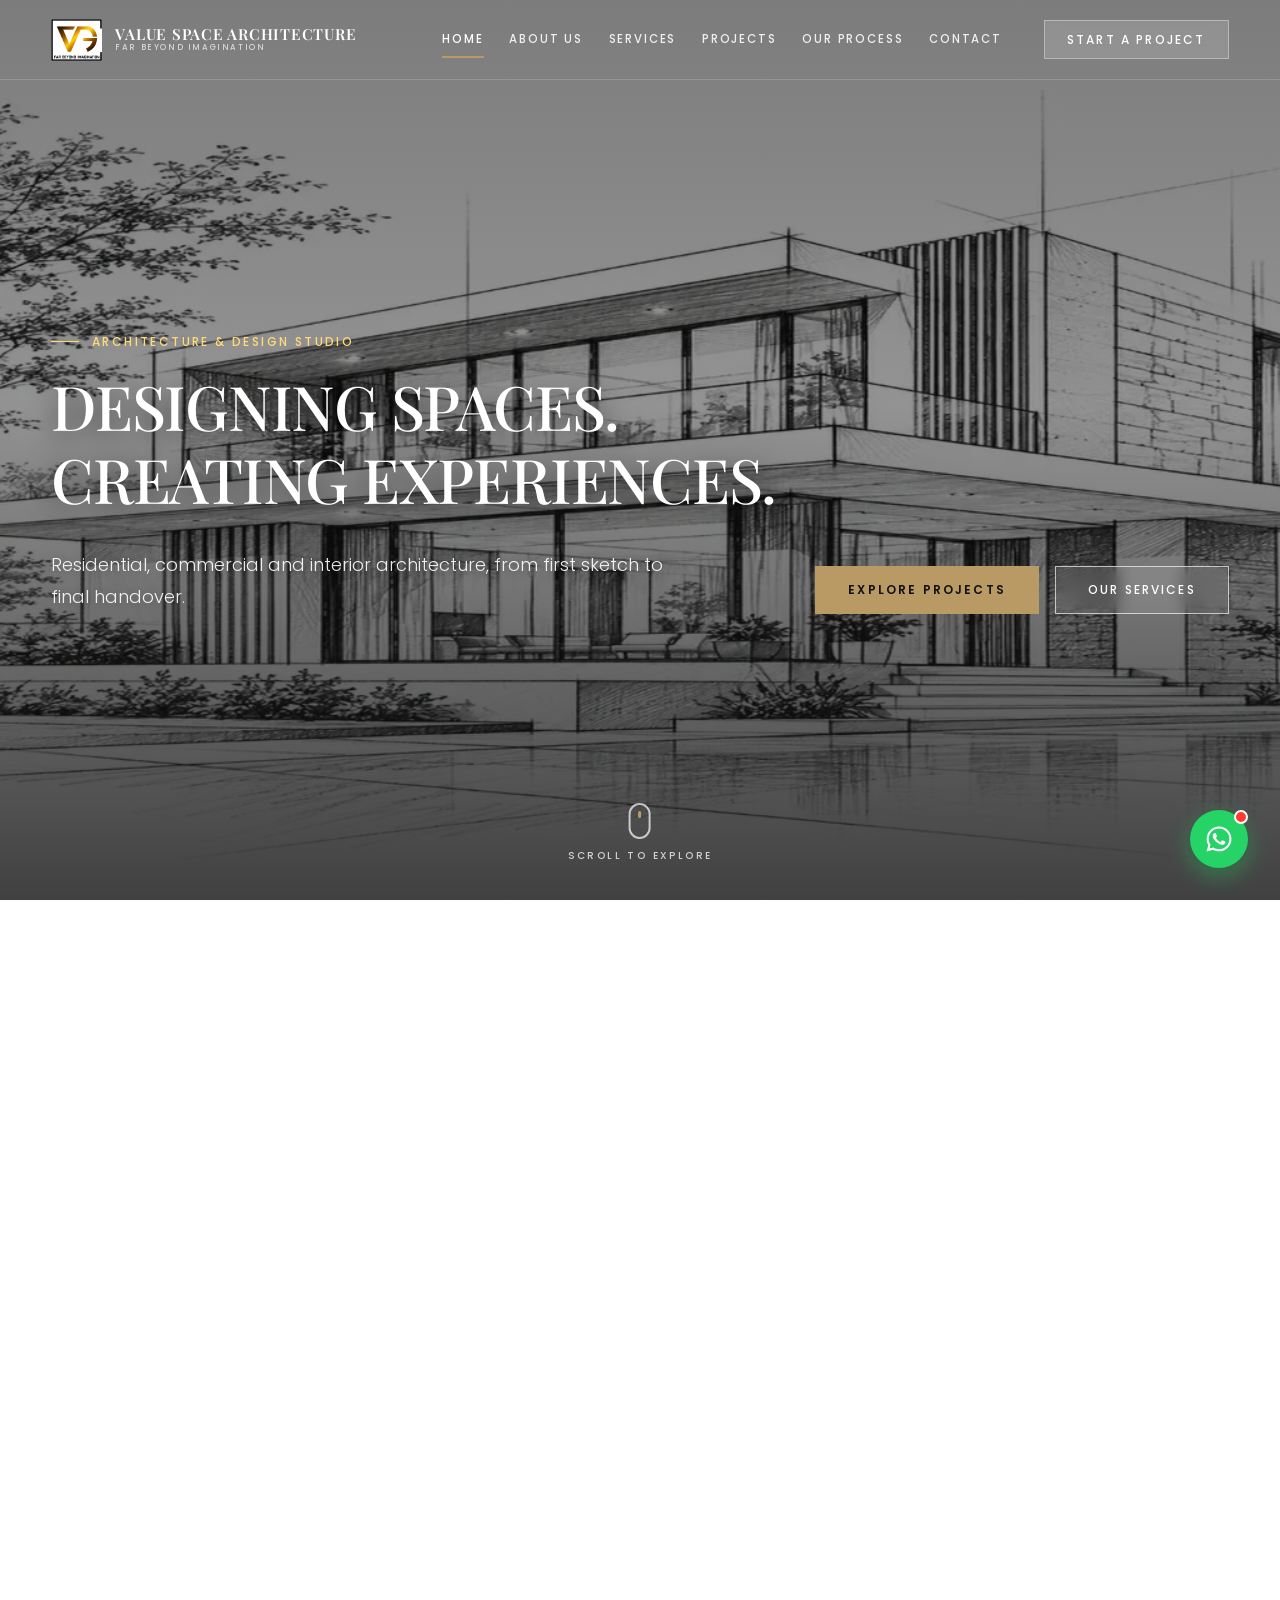
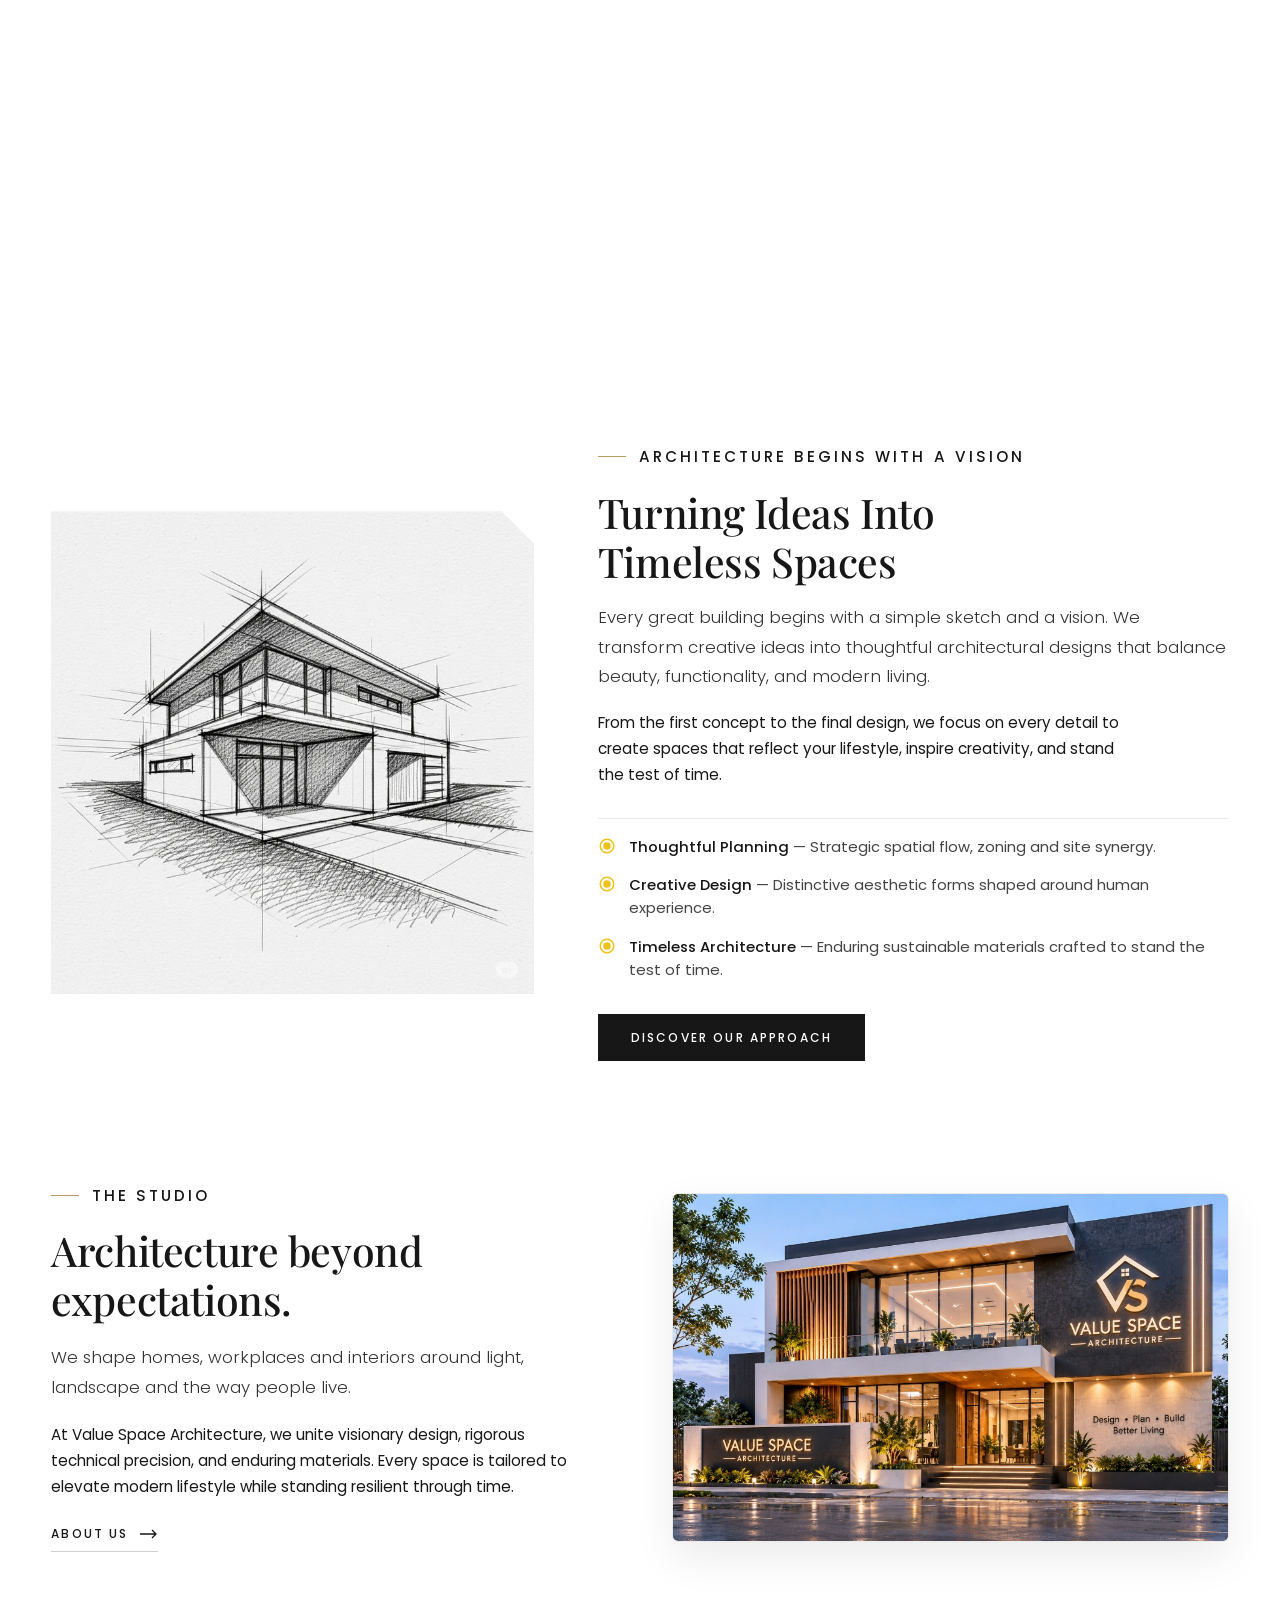
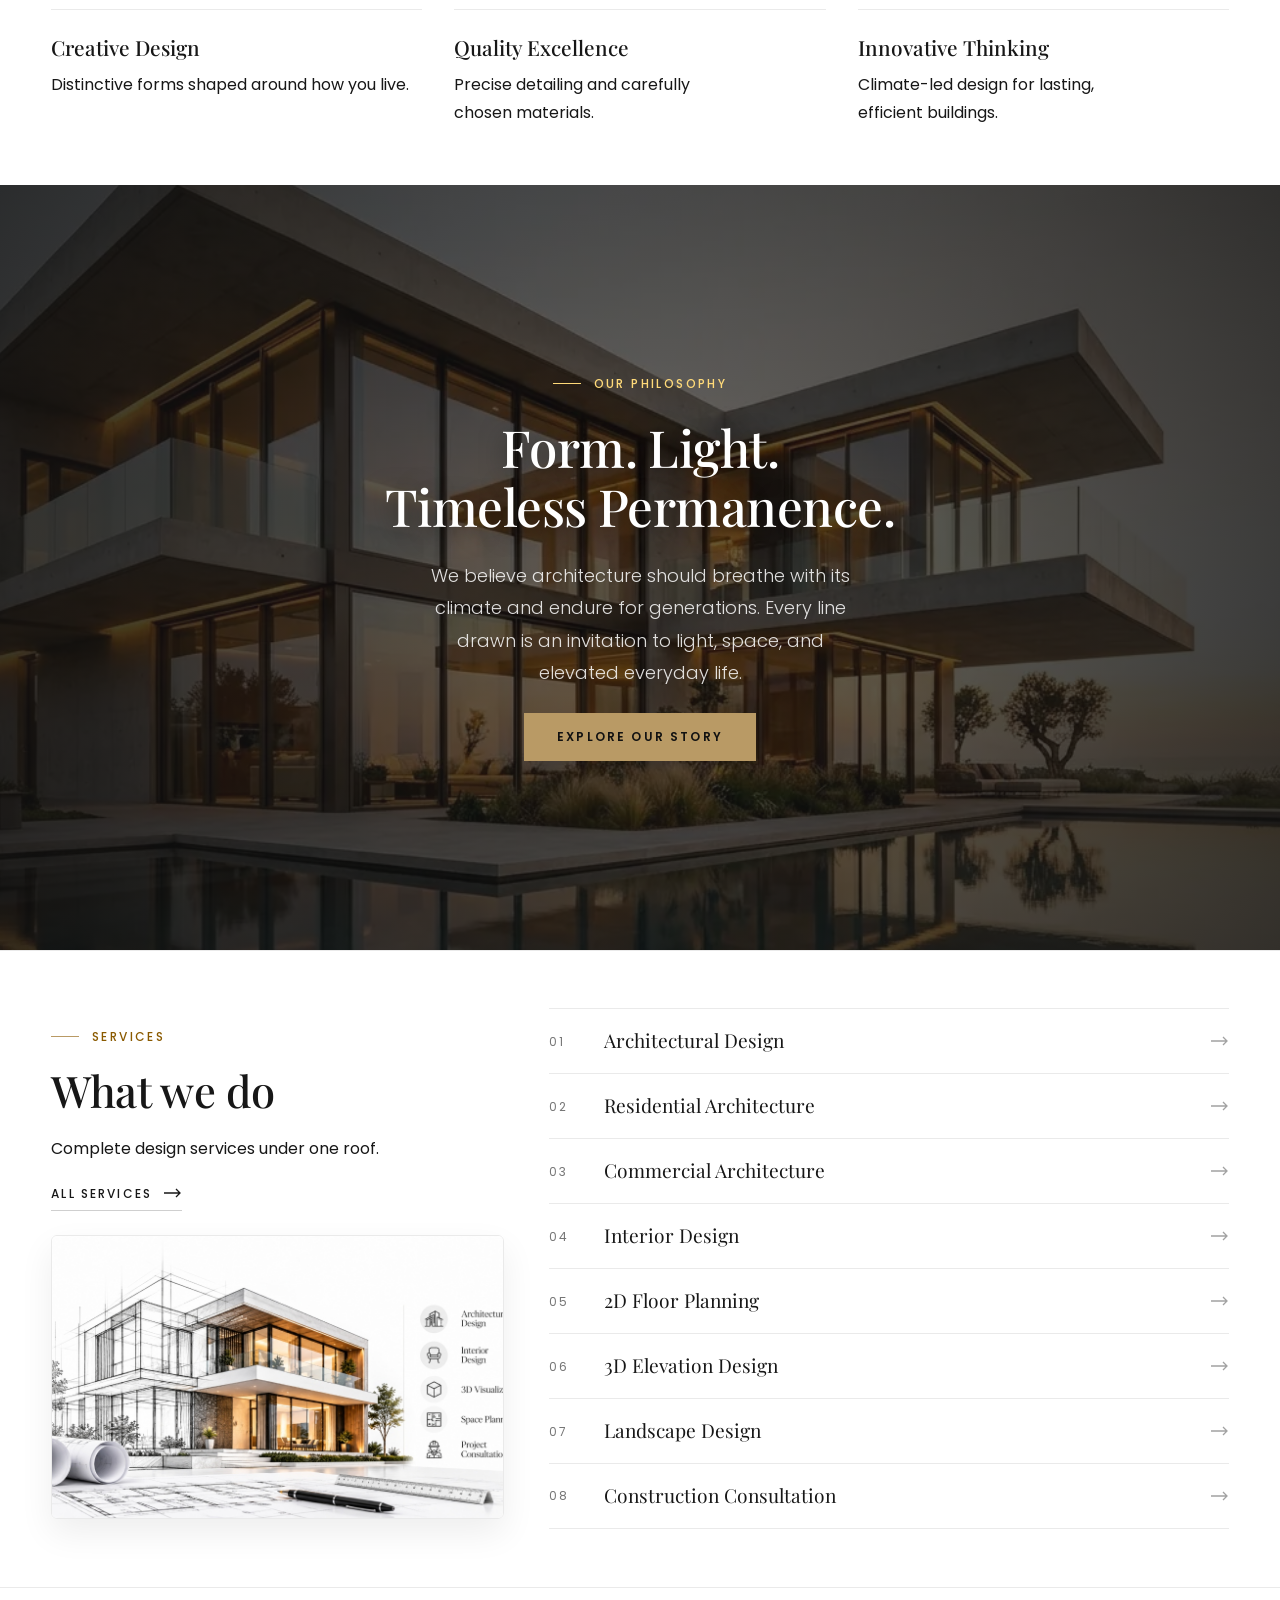
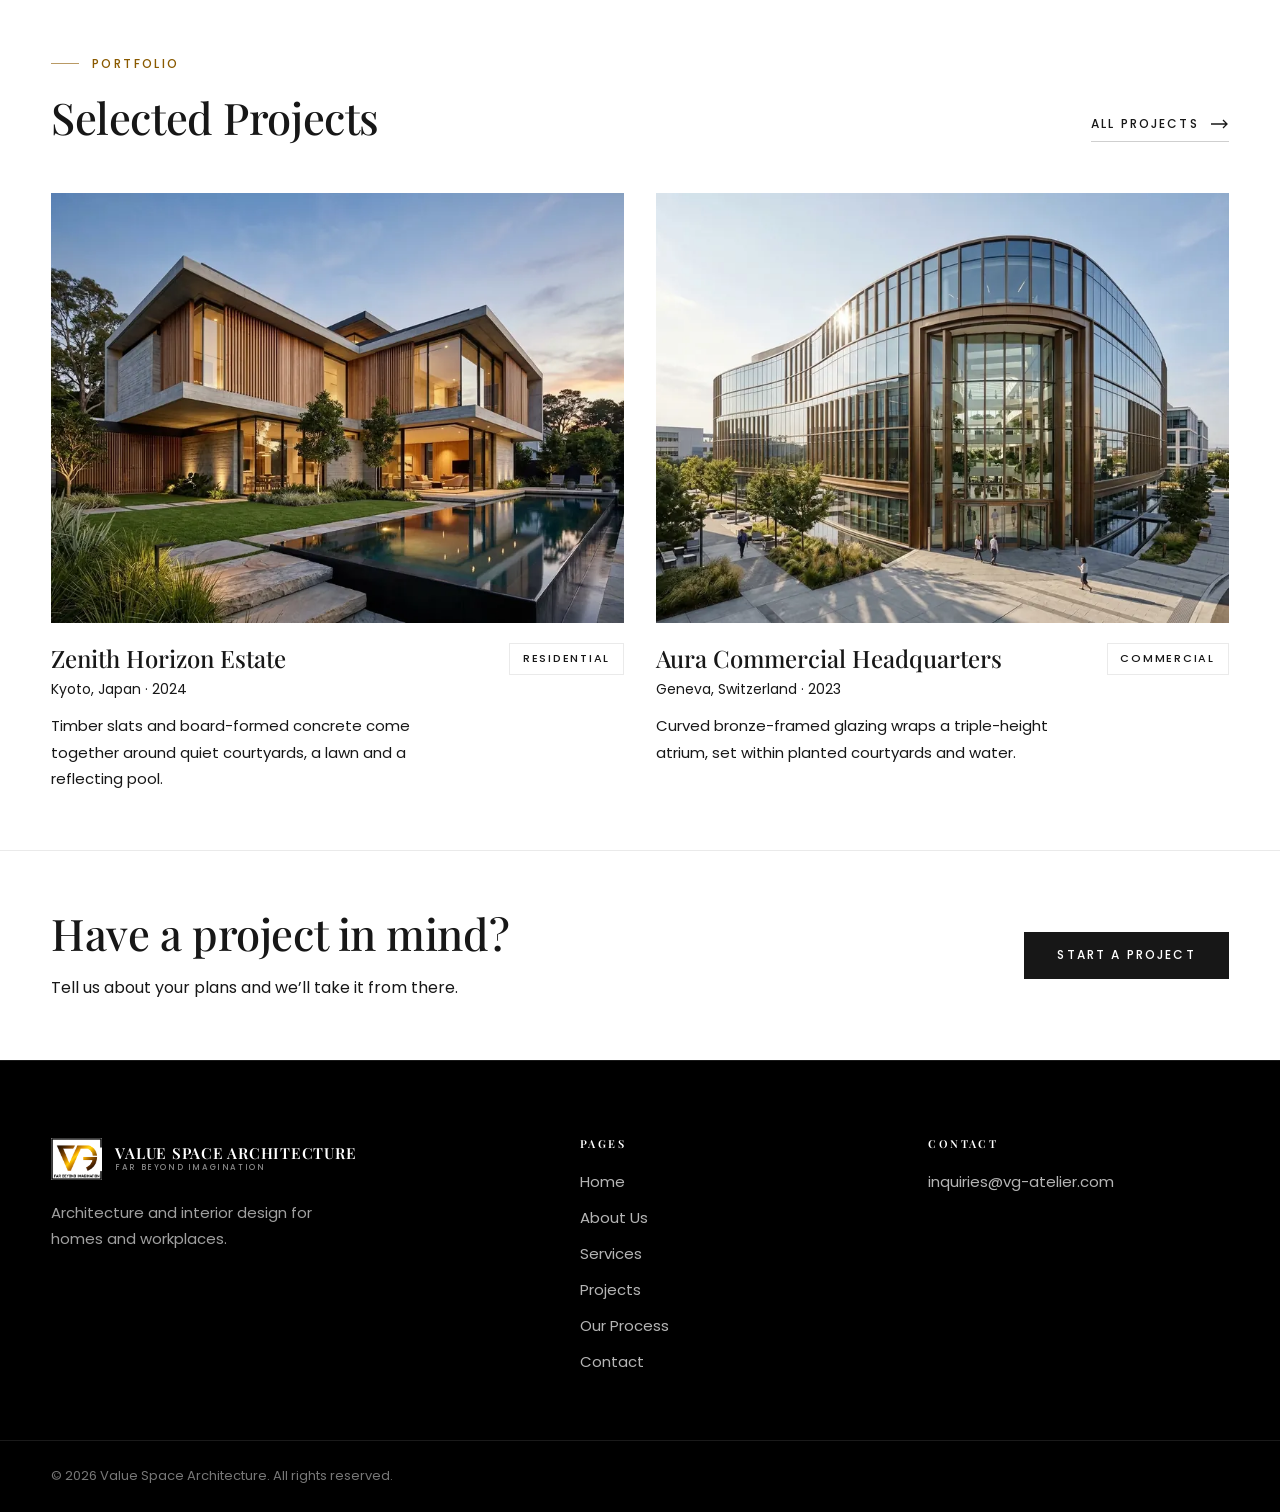
<file: index.html>
<!DOCTYPE html>
<html lang="en">
<head>
<meta charset="utf-8">
<meta name="viewport" content="width=device-width, initial-scale=1">
<title>Value Space Architecture — Far Beyond Imagination</title>
<meta name="description" content="Value Space Architecture designs homes, workplaces and interiors. Residential, commercial and interior architecture from first sketch to handover.">
<meta name="theme-color" content="#ffffff">
<link rel="icon" type="image/png" href="images/favicon.png">
<link rel="preconnect" href="https://fonts.googleapis.com">
<link rel="preconnect" href="https://fonts.gstatic.com" crossorigin>
<link href="https://fonts.googleapis.com/css2?family=Playfair+Display:wght@400;500;600&family=Poppins:wght@300;400;500&display=swap" rel="stylesheet">
<link rel="stylesheet" href="css/style.css">
<link rel="stylesheet" href="css/responsive.css">
<script src="js/lenis.min.js"></script>
<script src="js/gsap.min.js"></script>
<script src="js/ScrollTrigger.min.js"></script>
<script src="js/main.js" defer></script>
<script src="js/projects.js" defer></script>
<script src="js/motion.js" defer></script>
</head>
<body class="home-page">

<header class="site-header" data-site-header></header>

<main id="main">

<!-- SECTION 01: HERO – Frame-by-Frame Scroll & Cinematic Reveal -->
<section class="hero hero--bg hero-frame-section">
  <div class="hero-canvas-container">
    <canvas id="heroFrameCanvas" aria-label="Cinematic 3D architectural sequence zoom"></canvas>
    <div class="hero__overlay"></div>
  </div>
  <div class="container hero__content hero-frame-content">
    <div class="hero__text">
      <p class="eyebrow eyebrow--light">Architecture &amp; Design Studio</p>
      <h1 class="hero-animated-title">
        <span class="hero-title-line">DESIGNING SPACES.</span>
        <span class="hero-title-line">CREATING EXPERIENCES.</span>
      </h1>
      <div class="hero__row">
        <p class="lead">Residential, commercial and interior architecture, from first sketch to final handover.</p>
        <div class="hero__actions">
          <a class="btn btn--hero" href="projects.html">Explore Projects</a>
          <a class="btn btn--outline-light" href="services.html">Our Services</a>
        </div>
      </div>
    </div>
  </div>
  <div class="scroll-indicator" aria-hidden="true">
    <span class="scroll-indicator__mouse">
      <span class="scroll-indicator__wheel"></span>
    </span>
    <span class="scroll-indicator__label">Scroll to Explore</span>
  </div>
</section>

<!-- SECTION 02: ABOUT US / VISION & APPROACH – Image Left / Text Right -->
<section class="section section--vision">
  <div class="container vision-split" data-reveal>
    <div class="vision-media">
      <div class="vision-card">
        <img src="images/sketch-vision.jpg" width="700" height="700" loading="lazy"
             alt="Architectural hand-drawn perspective sketch of modern villa">
      </div>
    </div>
    <div class="vision-content">
      <p class="eyebrow">Architecture Begins With a Vision</p>
      <h2>Turning Ideas Into Timeless Spaces</h2>
      <p class="lead">Every great building begins with a simple sketch and a vision. We transform creative ideas into thoughtful architectural designs that balance beauty, functionality, and modern living.</p>
      <p>From the first concept to the final design, we focus on every detail to create spaces that reflect your lifestyle, inspire creativity, and stand the test of time.</p>
      
      <div class="vision-approach">
        <ul class="vision-list">
          <li>
            <span class="vision-icon">
              <svg viewBox="0 0 24 24" width="18" height="18" fill="none" stroke="currentColor" stroke-width="2"><circle cx="12" cy="12" r="9"/><circle cx="12" cy="12" r="4" fill="currentColor"/></svg>
            </span>
            <span><strong>Thoughtful Planning</strong> — Strategic spatial flow, zoning and site synergy.</span>
          </li>
          <li>
            <span class="vision-icon">
              <svg viewBox="0 0 24 24" width="18" height="18" fill="none" stroke="currentColor" stroke-width="2"><circle cx="12" cy="12" r="9"/><circle cx="12" cy="12" r="4" fill="currentColor"/></svg>
            </span>
            <span><strong>Creative Design</strong> — Distinctive aesthetic forms shaped around human experience.</span>
          </li>
          <li>
            <span class="vision-icon">
              <svg viewBox="0 0 24 24" width="18" height="18" fill="none" stroke="currentColor" stroke-width="2"><circle cx="12" cy="12" r="9"/><circle cx="12" cy="12" r="4" fill="currentColor"/></svg>
            </span>
            <span><strong>Timeless Architecture</strong> — Enduring sustainable materials crafted to stand the test of time.</span>
          </li>
        </ul>
      </div>

      <div class="vision-actions">
        <a class="btn" href="process.html">Discover Our Approach</a>
      </div>
    </div>
  </div>
</section>

<!-- SECTION 03: THE STUDIO – Text Left / Image Right -->
<section class="section section--studio">
  <div class="container">
    <div class="studio-split" data-reveal>
      <div class="studio-content stack">
        <p class="eyebrow">The Studio</p>
        <h2>Architecture beyond expectations.</h2>
        <p class="lead">We shape homes, workplaces and interiors around light, landscape and the way people live.</p>
        <p>At Value Space Architecture, we unite visionary design, rigorous technical precision, and enduring materials. Every space is tailored to elevate modern lifestyle while standing resilient through time.</p>
        <div>
          <a class="link-arrow" href="about.html">About Us</a>
        </div>
      </div>
      <div class="studio-media">
        <img src="images/value-space-studio.jpg" width="1376" height="768" loading="lazy"
             alt="Value Space Architecture studio building — Design, Plan, Build for Better Living">
      </div>
    </div>

    <div class="pillars" data-reveal>
      <div class="pillar"><h3>Creative Design</h3><p>Distinctive forms shaped around how you live.</p></div>
      <div class="pillar"><h3>Quality Excellence</h3><p>Precise detailing and carefully chosen materials.</p></div>
      <div class="pillar"><h3>Innovative Thinking</h3><p>Climate-led design for lasting, efficient buildings.</p></div>
    </div>
  </div>
</section>

<!-- SECTION 04: OUR PHILOSOPHY – Full-Screen Parallax Statement -->
<section class="section--philosophy">
  <div class="philosophy-bg-wrap">
    <img class="philosophy-bg" src="images/solstice.webp" width="1920" height="1080" loading="lazy" alt="Atmospheric cantilevered villa at dusk">
    <div class="philosophy-overlay"></div>
  </div>
  <div class="container philosophy-content">
    <p class="eyebrow eyebrow--light">Our Philosophy</p>
    <h2>Form. Light. Timeless Permanence.</h2>
    <p class="lead">We believe architecture should breathe with its climate and endure for generations. Every line drawn is an invitation to light, space, and elevated everyday life.</p>
    <a class="btn btn--hero" href="about.html">Explore Our Story</a>
  </div>
</section>

<!-- SECTION 05: OUR SERVICES – Image Slide & Staggered List -->
<section class="section section--top-rule section--services-home">
  <div class="container split split--wide-left">
    <div class="stack" data-reveal>
      <p class="eyebrow">Services</p>
      <h2>What we do</h2>
      <p>Complete design services under one roof.</p>
      <a class="link-arrow" href="services.html">All Services</a>
      <div class="home-services-media">
        <img src="images/what-we-do-services.jpg" width="800" height="500" loading="lazy"
             alt="Architectural sketch to 3D render hybrid showing comprehensive architectural services">
      </div>
    </div>
    <ul class="row-list" data-reveal>
        <li><a class="row-link" href="services.html#architectural-design"><span class="num">01</span><span class="name">Architectural Design</span></a></li>
        <li><a class="row-link" href="services.html#residential-architecture"><span class="num">02</span><span class="name">Residential Architecture</span></a></li>
        <li><a class="row-link" href="services.html#commercial-architecture"><span class="num">03</span><span class="name">Commercial Architecture</span></a></li>
        <li><a class="row-link" href="services.html#interior-design"><span class="num">04</span><span class="name">Interior Design</span></a></li>
        <li><a class="row-link" href="services.html#floor-planning"><span class="num">05</span><span class="name">2D Floor Planning</span></a></li>
        <li><a class="row-link" href="services.html#elevation-design"><span class="num">06</span><span class="name">3D Elevation Design</span></a></li>
        <li><a class="row-link" href="services.html#landscape-design"><span class="num">07</span><span class="name">Landscape Design</span></a></li>
        <li><a class="row-link" href="services.html#construction-consultation"><span class="num">08</span><span class="name">Construction Consultation</span></a></li>
    </ul>
  </div>
</section>

<!-- SECTION 06: FEATURED PROJECTS – Portfolio Grid -->
<section class="section section--top-rule section--projects-home">
  <div class="container">
    <div class="section-head">
      <div class="stack"><p class="eyebrow">Portfolio</p><h2>Selected Projects</h2></div>
      <a class="link-arrow" href="projects.html">All Projects</a>
    </div>
    <div class="projects-grid" data-projects="featured"></div>
  </div>
</section>

<section data-site-cta></section>
</main>

<footer class="site-footer" data-site-footer></footer>

</body>
</html>
</file>
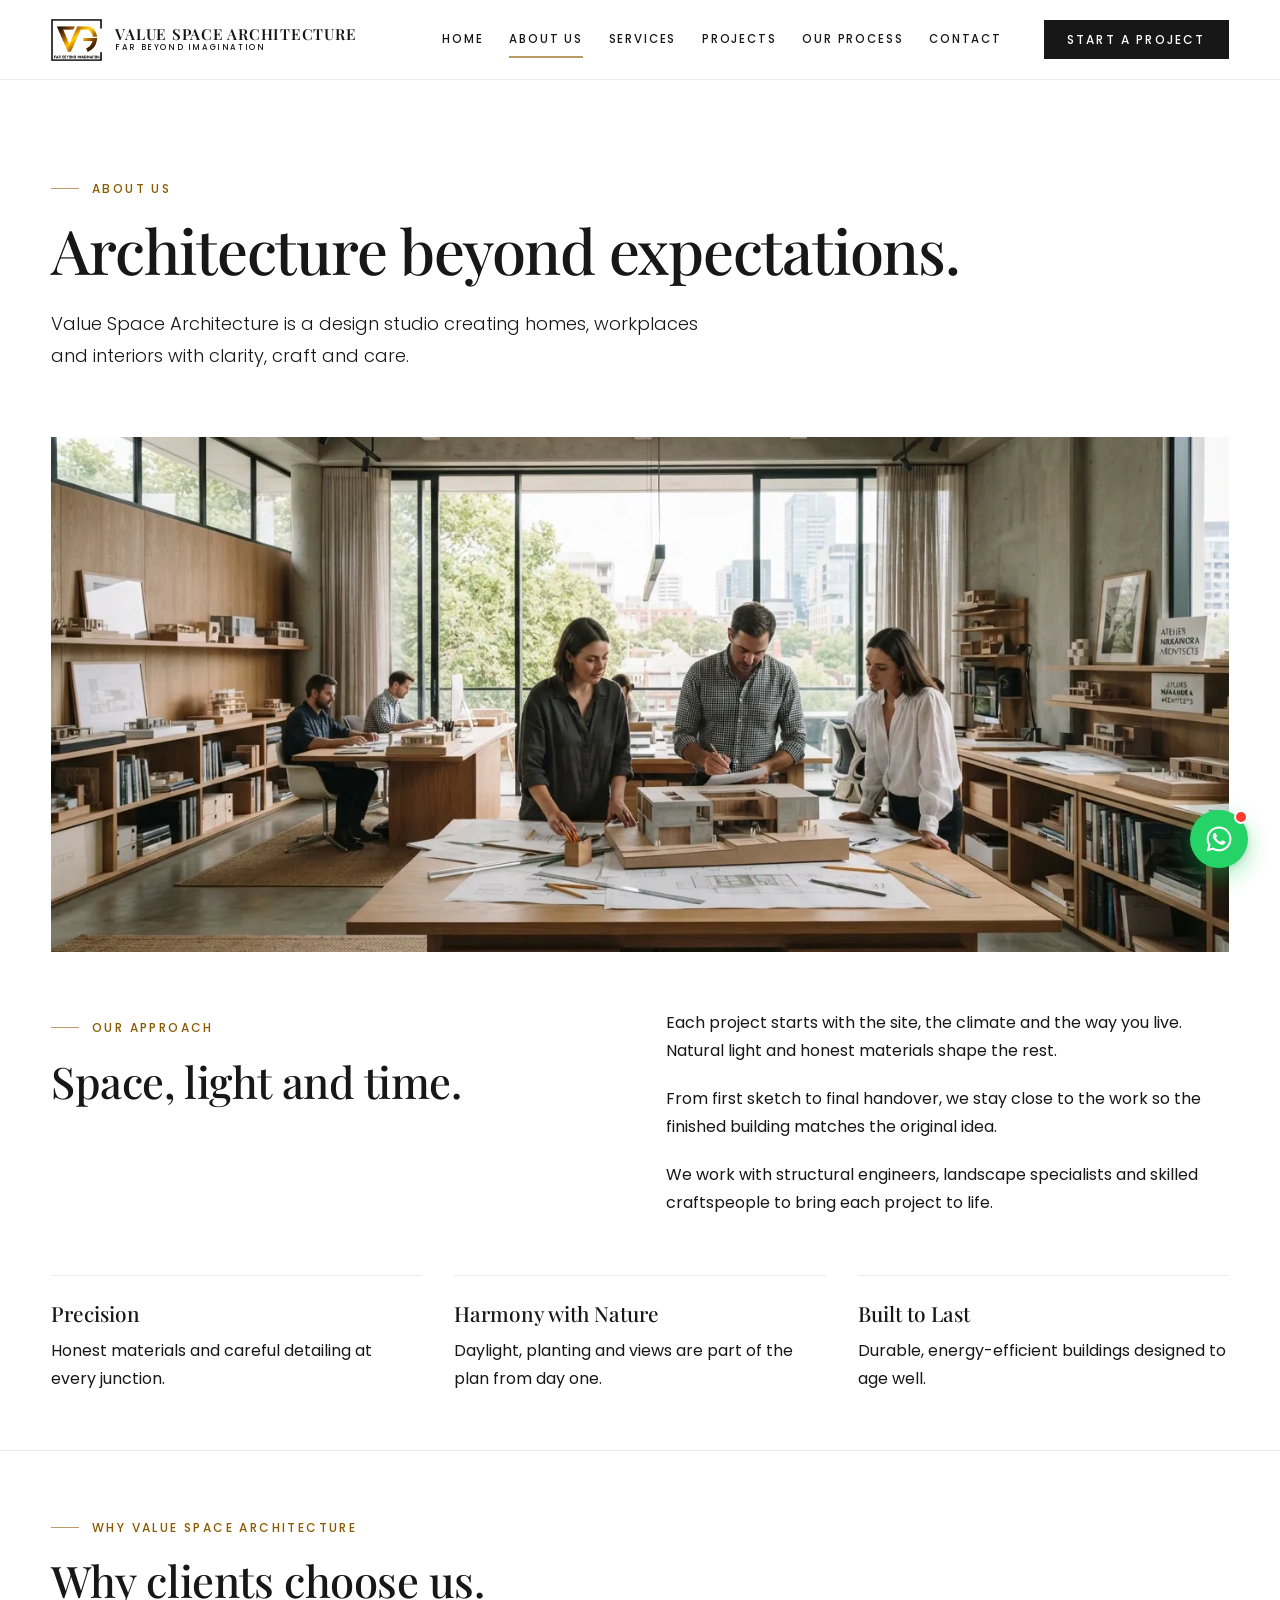
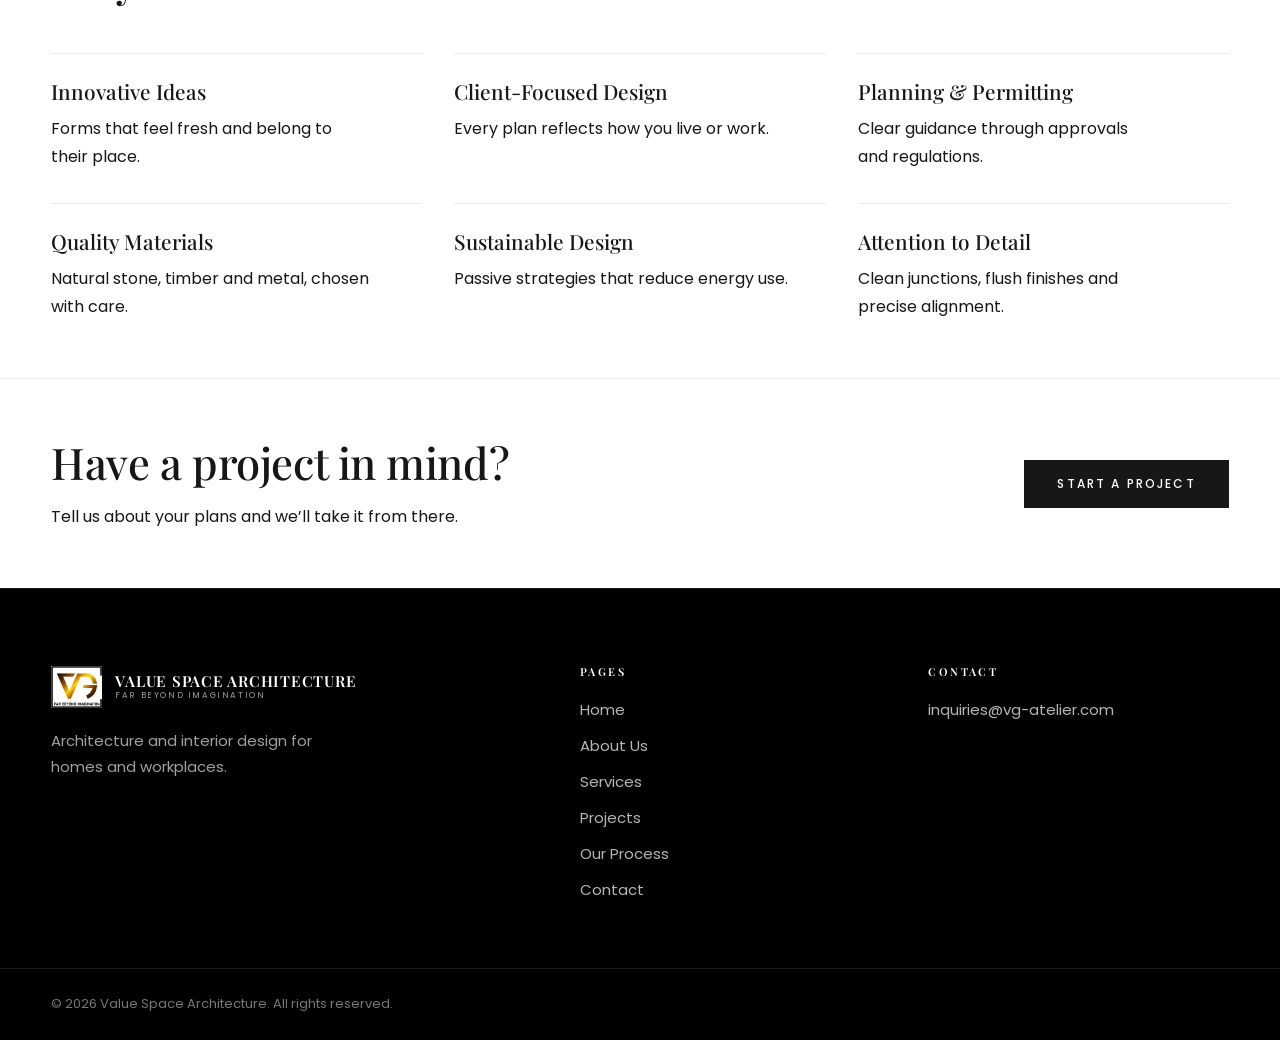
<file: about.html>
<!DOCTYPE html>
<html lang="en">
<head>
<meta charset="utf-8">
<meta name="viewport" content="width=device-width, initial-scale=1">
<title>About Us — Value Space Architecture</title>
<meta name="description" content="Value Space Architecture is a design studio creating homes, workplaces and interiors with clarity, craft and care.">
<meta name="theme-color" content="#ffffff">
<link rel="icon" type="image/png" href="images/favicon.png">
<link rel="preconnect" href="https://fonts.googleapis.com">
<link rel="preconnect" href="https://fonts.gstatic.com" crossorigin>
<link href="https://fonts.googleapis.com/css2?family=Playfair+Display:wght@400;500;600&family=Poppins:wght@300;400;500&display=swap" rel="stylesheet">
<link rel="stylesheet" href="css/style.css">
<link rel="stylesheet" href="css/responsive.css">
<script src="js/main.js" defer></script>
</head>
<body>

<header class="site-header" data-site-header></header>

<main id="main">
<section class="page-hero">
  <div class="container stack">
    <p class="eyebrow">About Us</p>
    <h1>Architecture beyond expectations.</h1>
    <p class="lead">Value Space Architecture is a design studio creating homes, workplaces and interiors with clarity, craft and care.</p>
  </div>
</section>

<div class="container wide-image">
  <img src="images/studio.webp" width="1376" height="768" fetchpriority="high"
       alt="Architects working around a table with a physical model in the VG studio">
</div>

<section class="section">
  <div class="container">
    <div class="split" data-reveal>
      <div class="stack">
        <p class="eyebrow">Our Approach</p>
        <h2>Space, light and time.</h2>
      </div>
      <div class="stack">
        <p>Each project starts with the site, the climate and the way you live. Natural light and honest materials shape the rest.</p>
        <p>From first sketch to final handover, we stay close to the work so the finished building matches the original idea.</p>
        <p>We work with structural engineers, landscape specialists and skilled craftspeople to bring each project to life.</p>
      </div>
    </div>
    <div class="pillars" data-reveal>
      <div class="pillar"><h3>Precision</h3><p>Honest materials and careful detailing at every junction.</p></div>
      <div class="pillar"><h3>Harmony with Nature</h3><p>Daylight, planting and views are part of the plan from day one.</p></div>
      <div class="pillar"><h3>Built to Last</h3><p>Durable, energy-efficient buildings designed to age well.</p></div>
    </div>
  </div>
</section>

<section class="section section--top-rule">
  <div class="container">
    <div class="stack" data-reveal>
      <p class="eyebrow">Why Value Space Architecture</p>
      <h2>Why clients choose us.</h2>
    </div>
    <div class="pillars" data-reveal>
      <div class="pillar"><h3>Innovative Ideas</h3><p>Forms that feel fresh and belong to their place.</p></div>
      <div class="pillar"><h3>Client-Focused Design</h3><p>Every plan reflects how you live or work.</p></div>
      <div class="pillar"><h3>Planning &amp; Permitting</h3><p>Clear guidance through approvals and regulations.</p></div>
      <div class="pillar"><h3>Quality Materials</h3><p>Natural stone, timber and metal, chosen with care.</p></div>
      <div class="pillar"><h3>Sustainable Design</h3><p>Passive strategies that reduce energy use.</p></div>
      <div class="pillar"><h3>Attention to Detail</h3><p>Clean junctions, flush finishes and precise alignment.</p></div>
    </div>
  </div>
</section>

<section data-site-cta></section>
</main>

<footer class="site-footer" data-site-footer></footer>

</body>
</html>
</file>
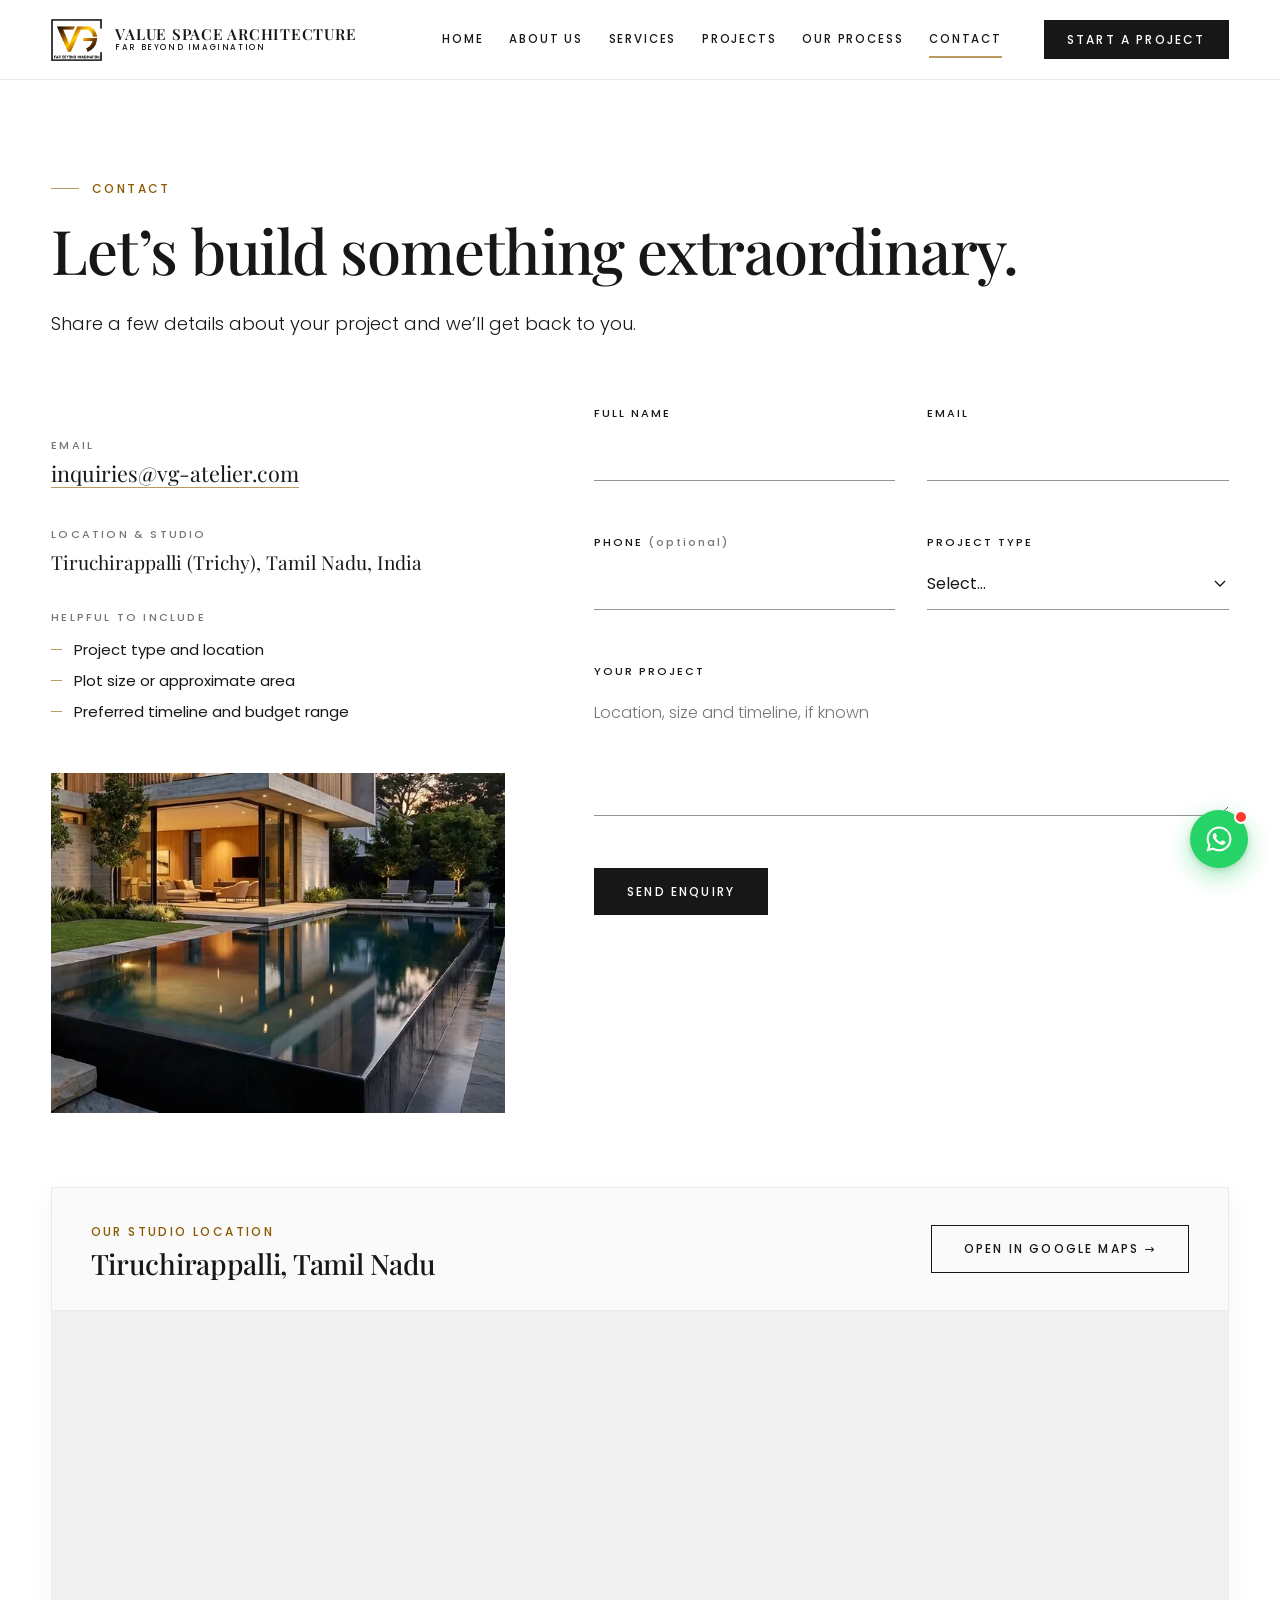
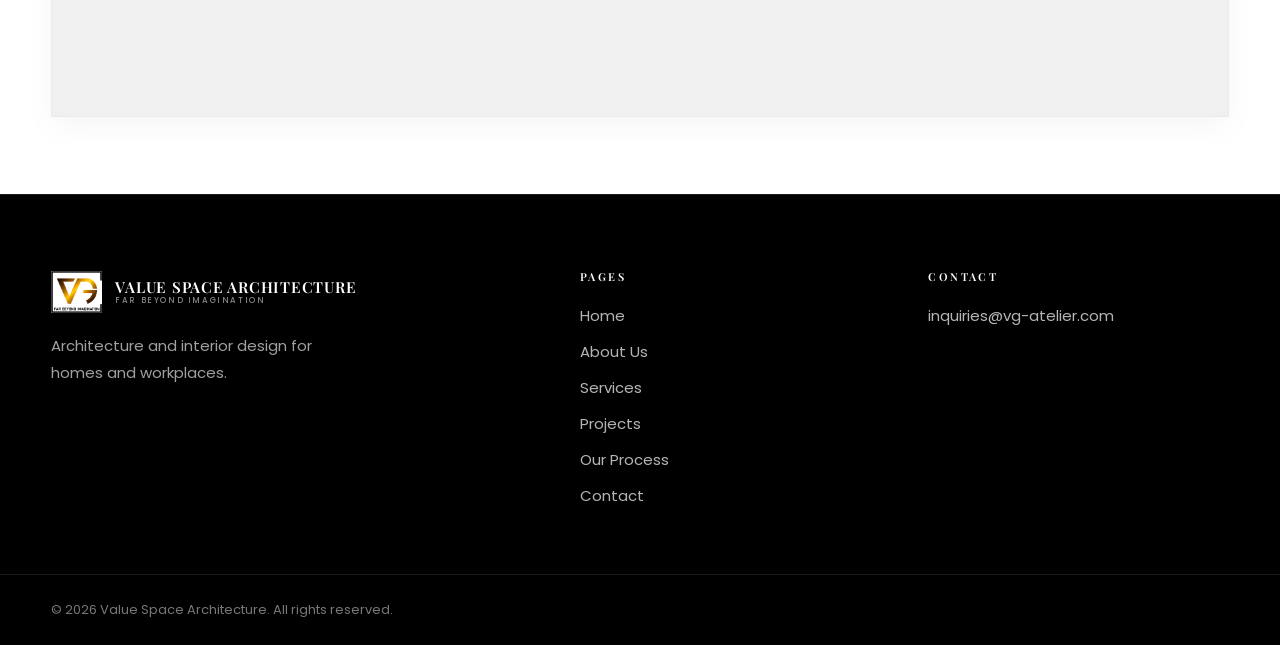
<file: contact.html>
<!DOCTYPE html>
<html lang="en">
<head>
<meta charset="utf-8">
<meta name="viewport" content="width=device-width, initial-scale=1">
<title>Contact — Value Space Architecture</title>
<meta name="description" content="Start a project with Value Space Architecture. Send us a few details about your plans.">
<meta name="theme-color" content="#ffffff">
<link rel="icon" type="image/png" href="images/favicon.png">
<link rel="preconnect" href="https://fonts.googleapis.com">
<link rel="preconnect" href="https://fonts.gstatic.com" crossorigin>
<link href="https://fonts.googleapis.com/css2?family=Playfair+Display:wght@400;500;600&family=Poppins:wght@300;400;500&display=swap" rel="stylesheet">
<link rel="stylesheet" href="css/style.css">
<link rel="stylesheet" href="css/responsive.css">
<script src="js/main.js" defer></script>
</head>
<body>

<header class="site-header" data-site-header></header>

<main id="main">
<section class="page-hero">
  <div class="container stack">
    <p class="eyebrow">Contact</p>
    <h1>Let’s build something extraordinary.</h1>
    <p class="lead">Share a few details about your project and we’ll get back to you.</p>
  </div>
</section>

<section class="section" style="padding-top:0">
  <div class="container contact-grid">
    <div class="contact-info" data-reveal>
      <div class="contact-line">
        <span>Email</span>
        <a href="mailto:inquiries@vg-atelier.com" data-site-email>inquiries@vg-atelier.com</a>
      </div>
      <div class="contact-line">
        <span>Location &amp; Studio</span>
        <p class="contact-location-text">Tiruchirappalli (Trichy), Tamil Nadu, India</p>
      </div>
      <div class="contact-line">
        <span>Helpful to include</span>
        <ul class="ticks">
          <li>Project type and location</li>
          <li>Plot size or approximate area</li>
          <li>Preferred timeline and budget range</li>
        </ul>
      </div>
      <img src="images/zenith-3.webp" width="600" height="450" loading="lazy"
           alt="Reflecting pool and lounge terrace of a modern villa">
    </div>

    <div data-reveal>
      <form class="form" id="contact-form" novalidate>
        <div class="field">
          <label for="name">Full name</label>
          <input id="name" name="name" type="text" autocomplete="name" aria-describedby="name-error">
          <span class="field-error" id="name-error" role="alert"></span>
        </div>
        <div class="field">
          <label for="email">Email</label>
          <input id="email" name="email" type="email" autocomplete="email" aria-describedby="email-error">
          <span class="field-error" id="email-error" role="alert"></span>
        </div>
        <div class="field">
          <label for="phone">Phone <small>(optional)</small></label>
          <input id="phone" name="phone" type="tel" autocomplete="tel" aria-describedby="phone-error">
          <span class="field-error" id="phone-error" role="alert"></span>
        </div>
        <div class="field">
          <label for="type">Project type</label>
          <select id="type" name="type" aria-describedby="type-error">
            <option value="">Select…</option>
            <option>Residential</option>
            <option>Commercial</option>
            <option>Interior</option>
            <option>Other</option>
          </select>
          <span class="field-error" id="type-error" role="alert"></span>
        </div>
        <div class="field field--full">
          <label for="message">Your project</label>
          <textarea id="message" name="message" placeholder="Location, size and timeline, if known" aria-describedby="message-error"></textarea>
          <span class="field-error" id="message-error" role="alert"></span>
        </div>
        <div class="form__actions">
          <button class="btn" type="submit">Send Enquiry</button>
          <span class="form__note" role="status"></span>
        </div>
      </form>

      <div class="form-success" id="form-success" tabindex="-1" hidden>
        <h2>Thank you.</h2>
        <p data-success-text></p>
        <button class="btn btn--outline" type="button" id="form-reset">Send another</button>
      </div>
    </div>
  </div>
</section>

<!-- Studio Location Map -->
<section class="section section--map" style="padding-top: 1rem; padding-bottom: clamp(3rem, 6vw, 5rem);">
  <div class="container">
    <div class="map-card" data-reveal>
      <div class="map-card__header">
        <div>
          <span class="eyebrow" style="margin-bottom: 0.35rem; display: inline-block;">Our Studio Location</span>
          <h2 style="font-size: clamp(1.4rem, 2.2vw, 1.85rem); margin: 0;">Tiruchirappalli, Tamil Nadu</h2>
        </div>
        <a class="btn btn--outline" href="https://www.google.com/maps/search/?api=1&query=Tiruchirappalli+Tamil+Nadu" target="_blank" rel="noopener noreferrer">
          Open in Google Maps &rarr;
        </a>
      </div>
      <div class="map-container">
        <iframe
          src="https://maps.google.com/maps?q=Tiruchirappalli%2C%20Tamil%20Nadu&t=&z=13&ie=UTF8&iwloc=&output=embed"
          width="100%"
          height="450"
          style="border:0;"
          allowfullscreen=""
          loading="lazy"
          referrerpolicy="no-referrer-when-downgrade"
          title="Value Space Architecture Studio Location - Tiruchirappalli">
        </iframe>
      </div>
    </div>
  </div>
</section>
</main>

<footer class="site-footer" data-site-footer></footer>

</body>
</html>
</file>
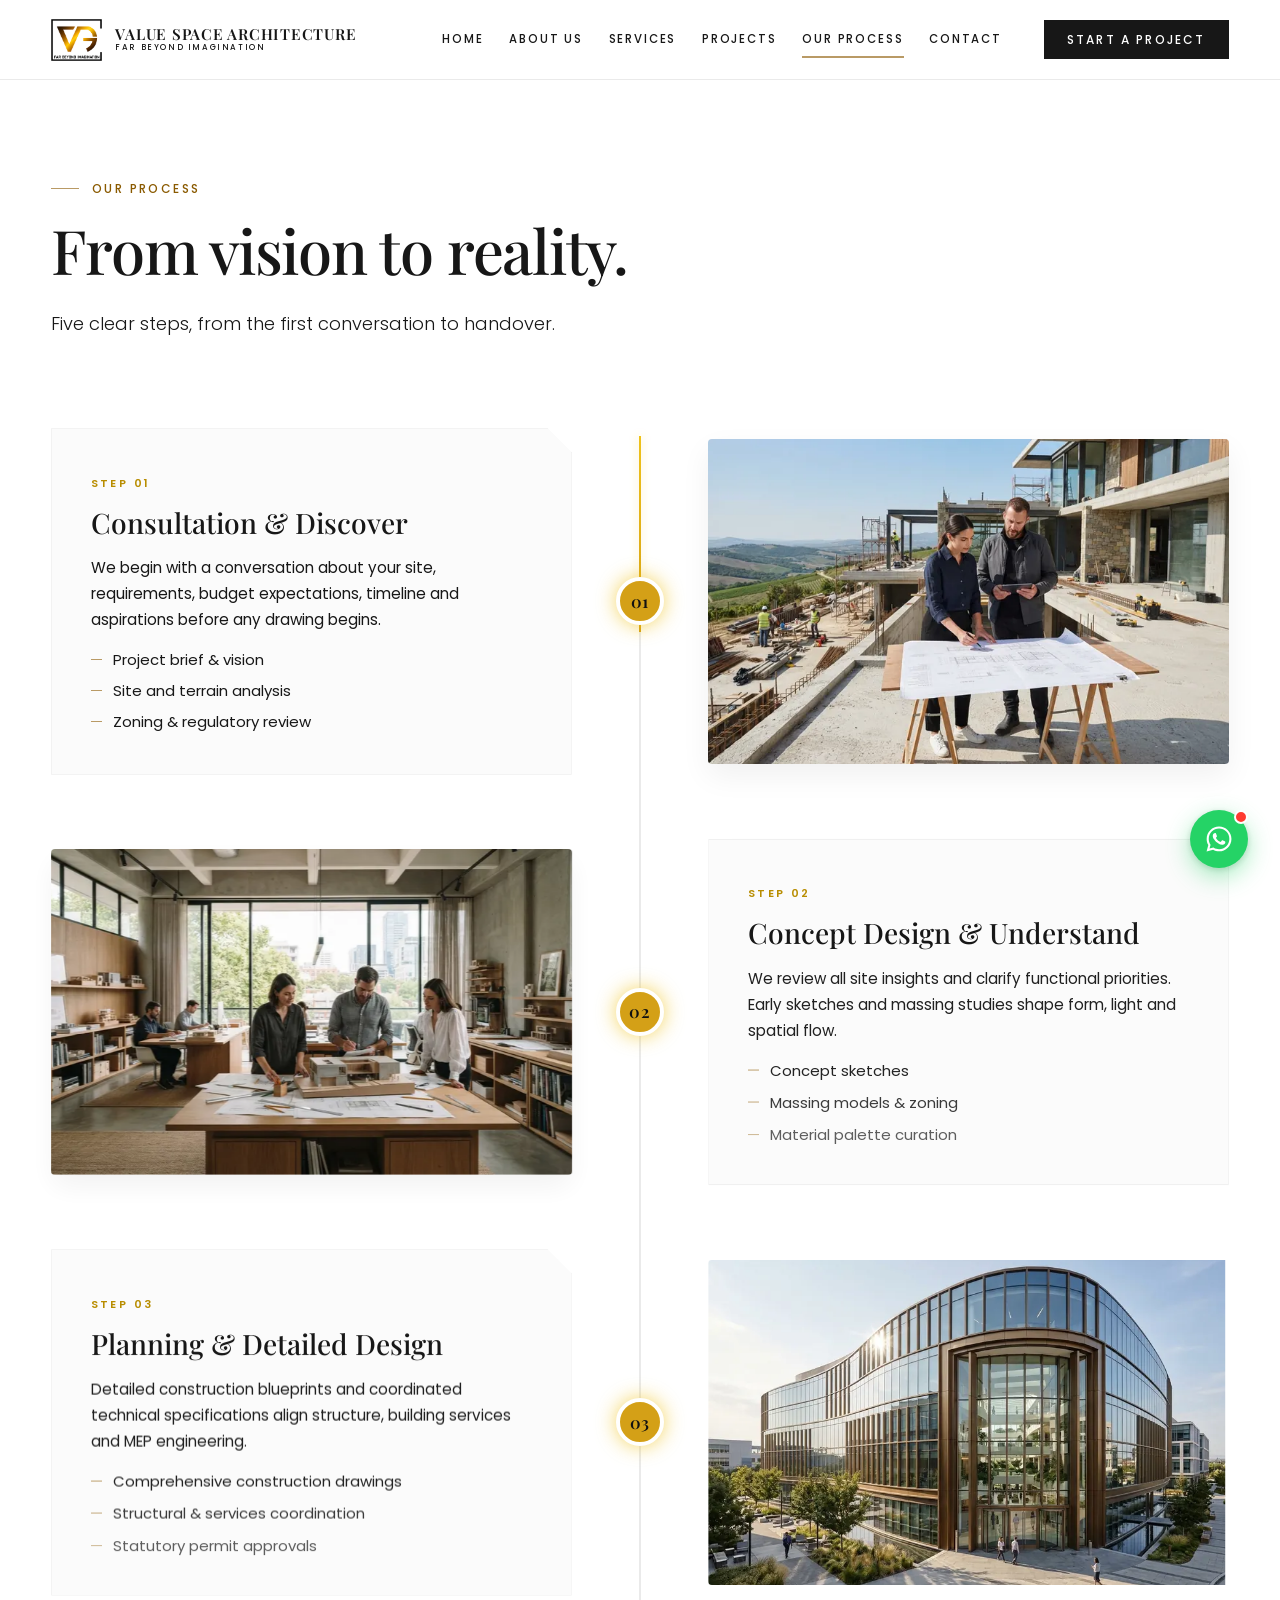
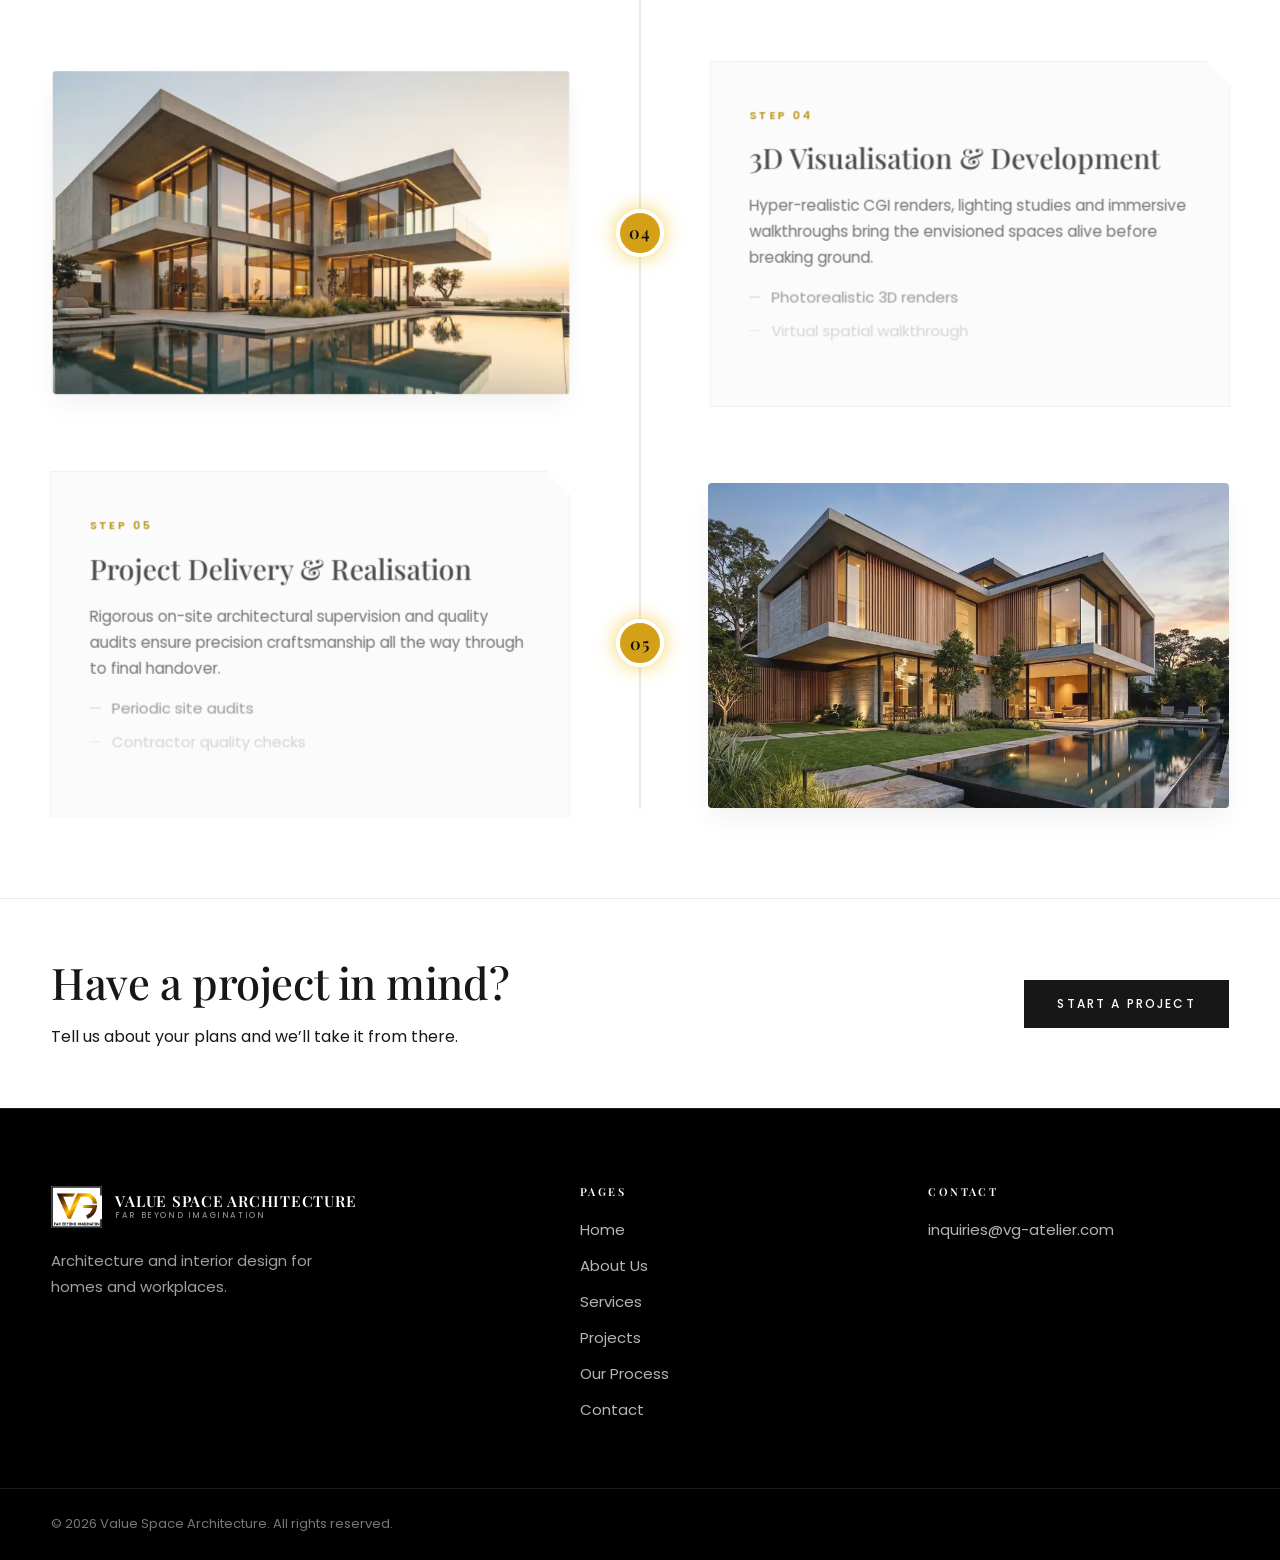
<file: process.html>
<!DOCTYPE html>
<html lang="en">
<head>
<meta charset="utf-8">
<meta name="viewport" content="width=device-width, initial-scale=1">
<title>Our Process — Value Space Architecture</title>
<meta name="description" content="Our five-step process: consultation, concept design, planning, 3D visualisation and project delivery.">
<meta name="theme-color" content="#ffffff">
<link rel="icon" type="image/png" href="images/favicon.png">
<link rel="preconnect" href="https://fonts.googleapis.com">
<link rel="preconnect" href="https://fonts.gstatic.com" crossorigin>
<link href="https://fonts.googleapis.com/css2?family=Playfair+Display:wght@400;500;600&family=Poppins:wght@300;400;500&display=swap" rel="stylesheet">
<link rel="stylesheet" href="css/style.css">
<link rel="stylesheet" href="css/responsive.css">
<script src="js/gsap.min.js"></script>
<script src="js/ScrollTrigger.min.js"></script>
<script src="js/main.js" defer></script>
<script src="js/process-motion.js" defer></script>
</head>
<body>

<header class="site-header" data-site-header></header>

<main id="main">
<section class="page-hero">
  <div class="container stack">
    <p class="eyebrow">Our Process</p>
    <h1>From vision to reality.</h1>
    <p class="lead">Five clear steps, from the first conversation to handover.</p>
  </div>
</section>

<section class="section" style="padding-top:0">
  <div class="container">
    <div class="process-timeline" data-reveal>
      <!-- Step 01 -->
      <div class="timeline-row timeline-row--left">
        <div class="timeline-card">
          <span class="timeline-step-badge">STEP 01</span>
          <h3>Consultation &amp; Discover</h3>
          <p>We begin with a conversation about your site, requirements, budget expectations, timeline and aspirations before any drawing begins.</p>
          <ul class="ticks">
            <li>Project brief &amp; vision</li>
            <li>Site and terrain analysis</li>
            <li>Zoning &amp; regulatory review</li>
          </ul>
        </div>
        <div class="timeline-node">
          <span class="node-circle">01</span>
        </div>
        <div class="timeline-media">
          <img src="images/site-800.webp" width="800" height="533" loading="lazy" alt="Architects consulting on site plans">
        </div>
      </div>

      <!-- Step 02 -->
      <div class="timeline-row timeline-row--right">
        <div class="timeline-card">
          <span class="timeline-step-badge">STEP 02</span>
          <h3>Concept Design &amp; Understand</h3>
          <p>We review all site insights and clarify functional priorities. Early sketches and massing studies shape form, light and spatial flow.</p>
          <ul class="ticks">
            <li>Concept sketches</li>
            <li>Massing models &amp; zoning</li>
            <li>Material palette curation</li>
          </ul>
        </div>
        <div class="timeline-node">
          <span class="node-circle">02</span>
        </div>
        <div class="timeline-media">
          <img src="images/studio-800.webp" width="800" height="533" loading="lazy" alt="Concept architectural modeling in studio">
        </div>
      </div>

      <!-- Step 03 -->
      <div class="timeline-row timeline-row--left">
        <div class="timeline-card">
          <span class="timeline-step-badge">STEP 03</span>
          <h3>Planning &amp; Detailed Design</h3>
          <p>Detailed construction blueprints and coordinated technical specifications align structure, building services and MEP engineering.</p>
          <ul class="ticks">
            <li>Comprehensive construction drawings</li>
            <li>Structural &amp; services coordination</li>
            <li>Statutory permit approvals</li>
          </ul>
        </div>
        <div class="timeline-node">
          <span class="node-circle">03</span>
        </div>
        <div class="timeline-media">
          <img src="images/aura-800.webp" width="800" height="533" loading="lazy" alt="Detailed planning drawings and elevations">
        </div>
      </div>

      <!-- Step 04 -->
      <div class="timeline-row timeline-row--right">
        <div class="timeline-card">
          <span class="timeline-step-badge">STEP 04</span>
          <h3>3D Visualisation &amp; Development</h3>
          <p>Hyper-realistic CGI renders, lighting studies and immersive walkthroughs bring the envisioned spaces alive before breaking ground.</p>
          <ul class="ticks">
            <li>Photorealistic 3D renders</li>
            <li>Virtual spatial walkthrough</li>
            <li>Physical material samples</li>
          </ul>
        </div>
        <div class="timeline-node">
          <span class="node-circle">04</span>
        </div>
        <div class="timeline-media">
          <img src="images/solstice-800.webp" width="800" height="533" loading="lazy" alt="Realistic 3D architectural visualisation">
        </div>
      </div>

      <!-- Step 05 -->
      <div class="timeline-row timeline-row--left">
        <div class="timeline-card">
          <span class="timeline-step-badge">STEP 05</span>
          <h3>Project Delivery &amp; Realisation</h3>
          <p>Rigorous on-site architectural supervision and quality audits ensure precision craftsmanship all the way through to final handover.</p>
          <ul class="ticks">
            <li>Periodic site audits</li>
            <li>Contractor quality checks</li>
            <li>Defect-free handover &amp; commissioning</li>
          </ul>
        </div>
        <div class="timeline-node">
          <span class="node-circle">05</span>
        </div>
        <div class="timeline-media">
          <img src="images/zenith-800.webp" width="800" height="533" loading="lazy" alt="Completed architectural project handover">
        </div>
      </div>
    </div>
  </div>
</section>

<section data-site-cta></section>
</main>

<footer class="site-footer" data-site-footer></footer>

</body>
</html>
</file>
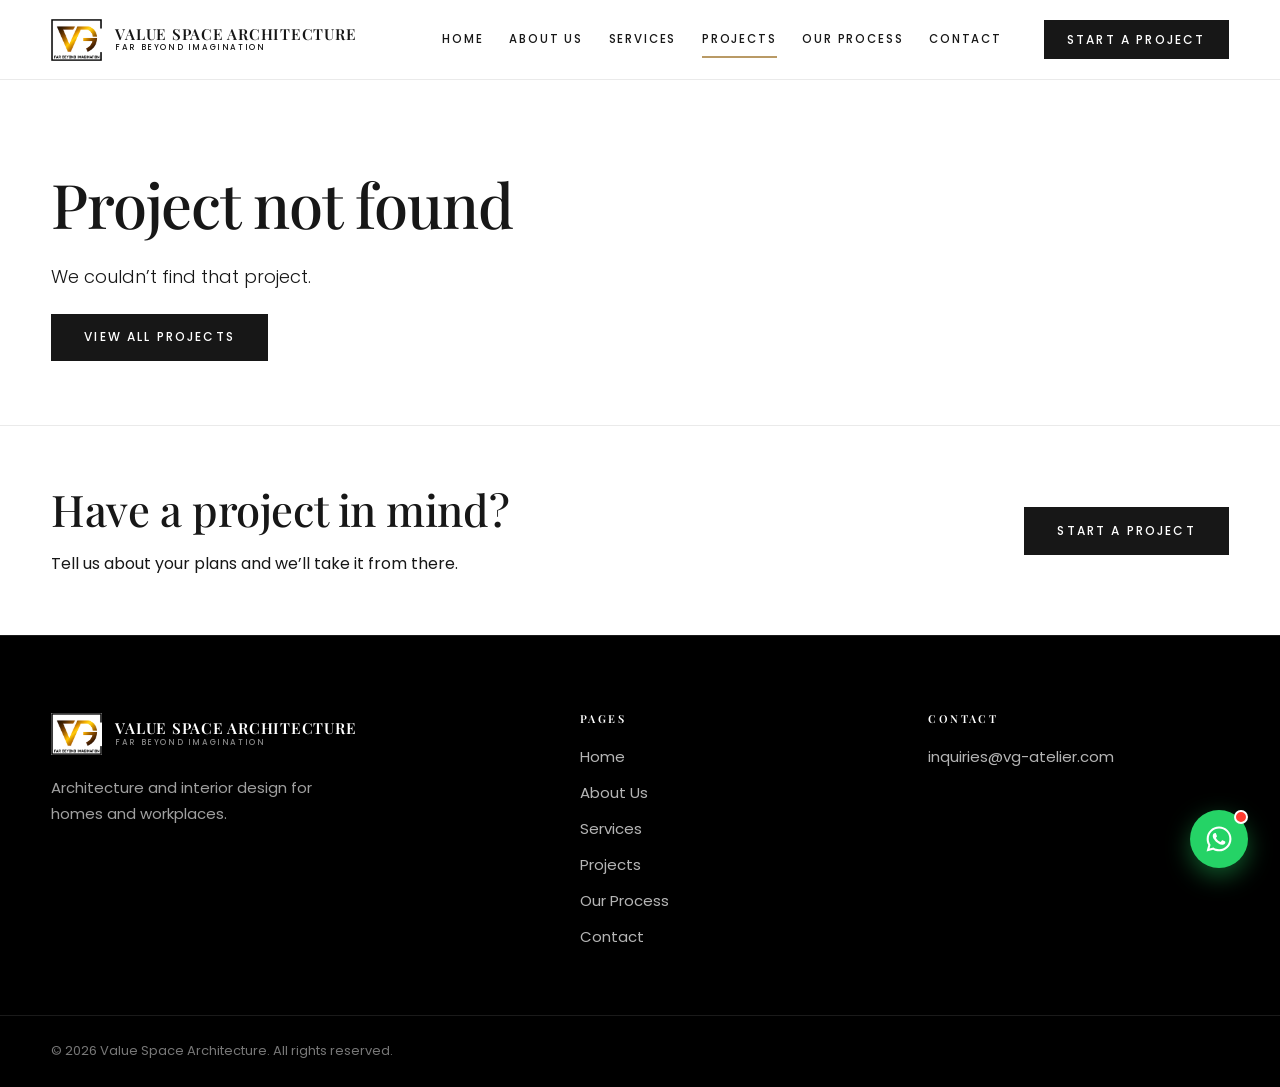
<file: project-details.html>
<!DOCTYPE html>
<html lang="en">

<head>
<meta charset="utf-8">
<meta name="viewport" content="width=device-width, initial-scale=1">
<title>Project — Value Space Architecture</title>
<meta name="description" content="Project details from Value Space Architecture.">
<meta name="theme-color" content="#ffffff">
<link rel="icon" type="image/png" href="images/favicon.png">
<link rel="preconnect" href="https://fonts.googleapis.com">
<link rel="preconnect" href="https://fonts.gstatic.com" crossorigin>
<link href="https://fonts.googleapis.com/css2?family=Playfair+Display:wght@400;500;600&family=Poppins:wght@300;400;500&display=swap" rel="stylesheet">
<link rel="stylesheet" href="css/style.css">
<link rel="stylesheet" href="css/responsive.css">
<script src="js/main.js" defer></script>
<script src="js/projects.js" defer></script>
</head>

<body>

  <header class="site-header" data-site-header></header>

  <main id="main">
    <div id="project-detail">
      <noscript>
        <div class="container section">
          <p class="lead">Please enable JavaScript to view this project, or <a class="link-arrow"
              href="projects.html">browse all projects</a>.</p>
        </div>
      </noscript>
    </div>

    <section data-site-cta></section>
  </main>

  <footer class="site-footer" data-site-footer></footer>

</body>

</html>
</file>
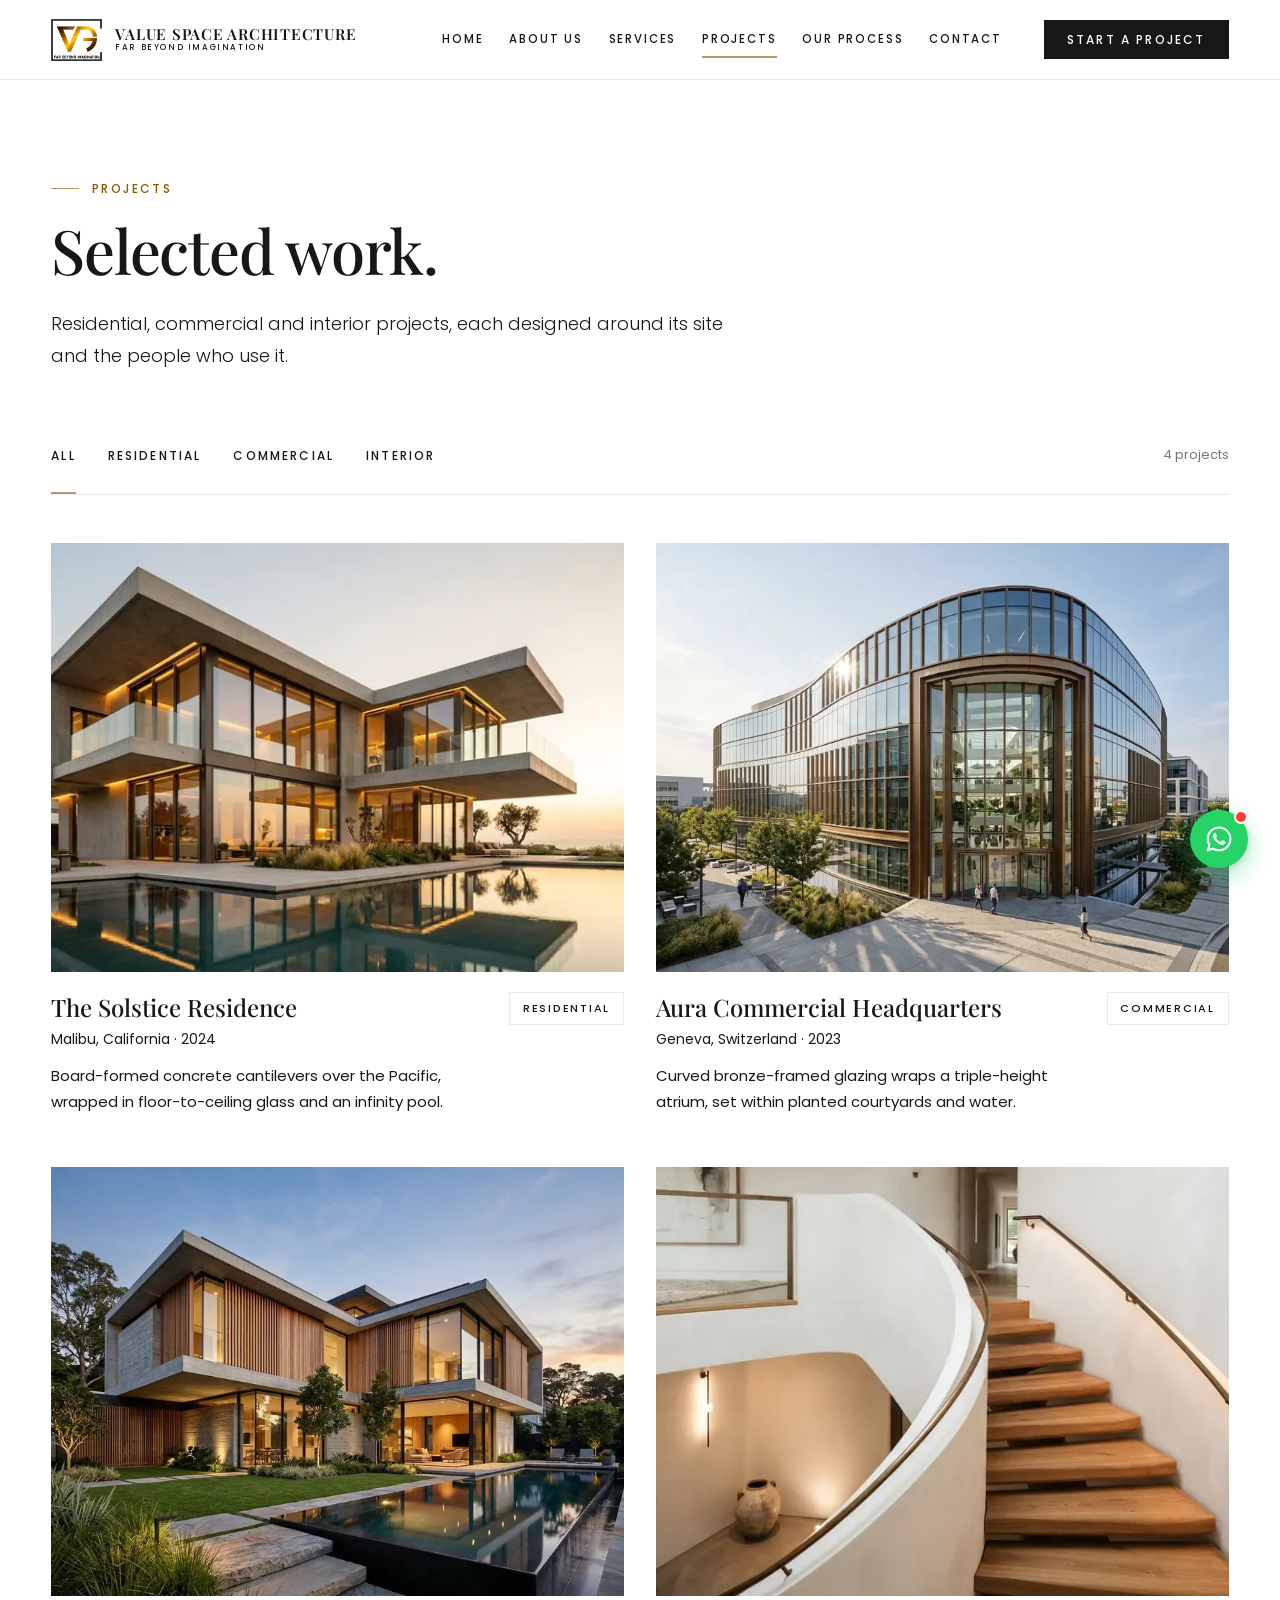
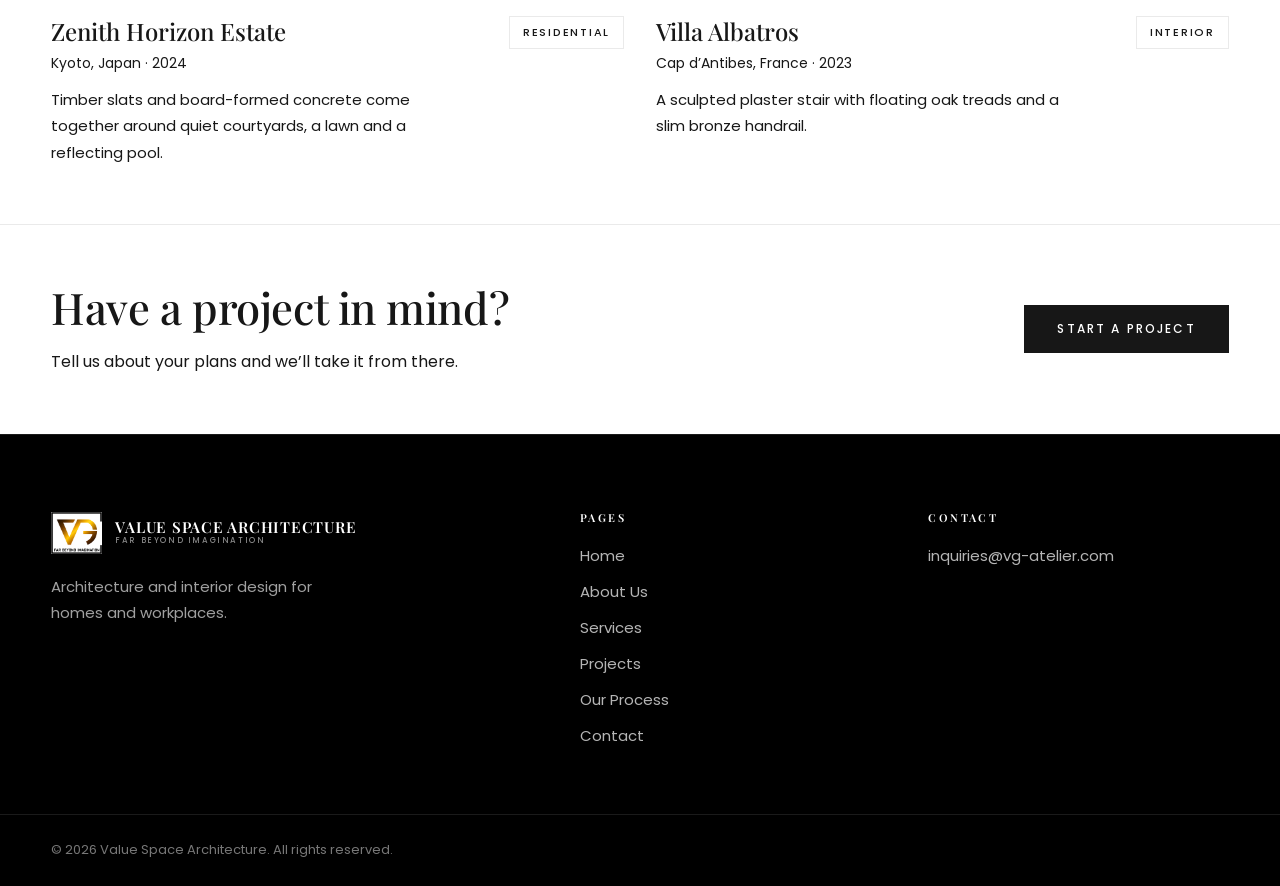
<file: projects.html>
<!DOCTYPE html>
<html lang="en">
<head>
<meta charset="utf-8">
<meta name="viewport" content="width=device-width, initial-scale=1">
<title>Projects — Value Space Architecture</title>
<meta name="description" content="Selected residential, commercial and interior projects by Value Space Architecture.">
<meta name="theme-color" content="#ffffff">
<link rel="icon" type="image/png" href="images/favicon.png">
<link rel="preconnect" href="https://fonts.googleapis.com">
<link rel="preconnect" href="https://fonts.gstatic.com" crossorigin>
<link href="https://fonts.googleapis.com/css2?family=Playfair+Display:wght@400;500;600&family=Poppins:wght@300;400;500&display=swap" rel="stylesheet">
<link rel="stylesheet" href="css/style.css">
<link rel="stylesheet" href="css/responsive.css">
<script src="js/main.js" defer></script>
<script src="js/projects.js" defer></script>
</head>
<body>

<header class="site-header" data-site-header></header>

<main id="main">
<section class="page-hero">
  <div class="container stack">
    <p class="eyebrow">Projects</p>
    <h1>Selected work.</h1>
    <p class="lead">Residential, commercial and interior projects, each designed around its site and the people who use it.</p>
  </div>
</section>

<section class="section" style="padding-top:0">
  <div class="container">
    <div class="filters" role="group" aria-label="Filter projects by category">
      <button class="filter is-active" type="button" data-filter="all" aria-pressed="true">All</button>
      <button class="filter" type="button" data-filter="residential" aria-pressed="false">Residential</button>
      <button class="filter" type="button" data-filter="commercial" aria-pressed="false">Commercial</button>
      <button class="filter" type="button" data-filter="interior" aria-pressed="false">Interior</button>
      <span class="filters__count" id="filter-count" aria-live="polite"></span>
    </div>
    <div class="projects-grid" data-projects="all"></div>
  </div>
</section>

<section data-site-cta></section>
</main>

<footer class="site-footer" data-site-footer></footer>

</body>
</html>
</file>
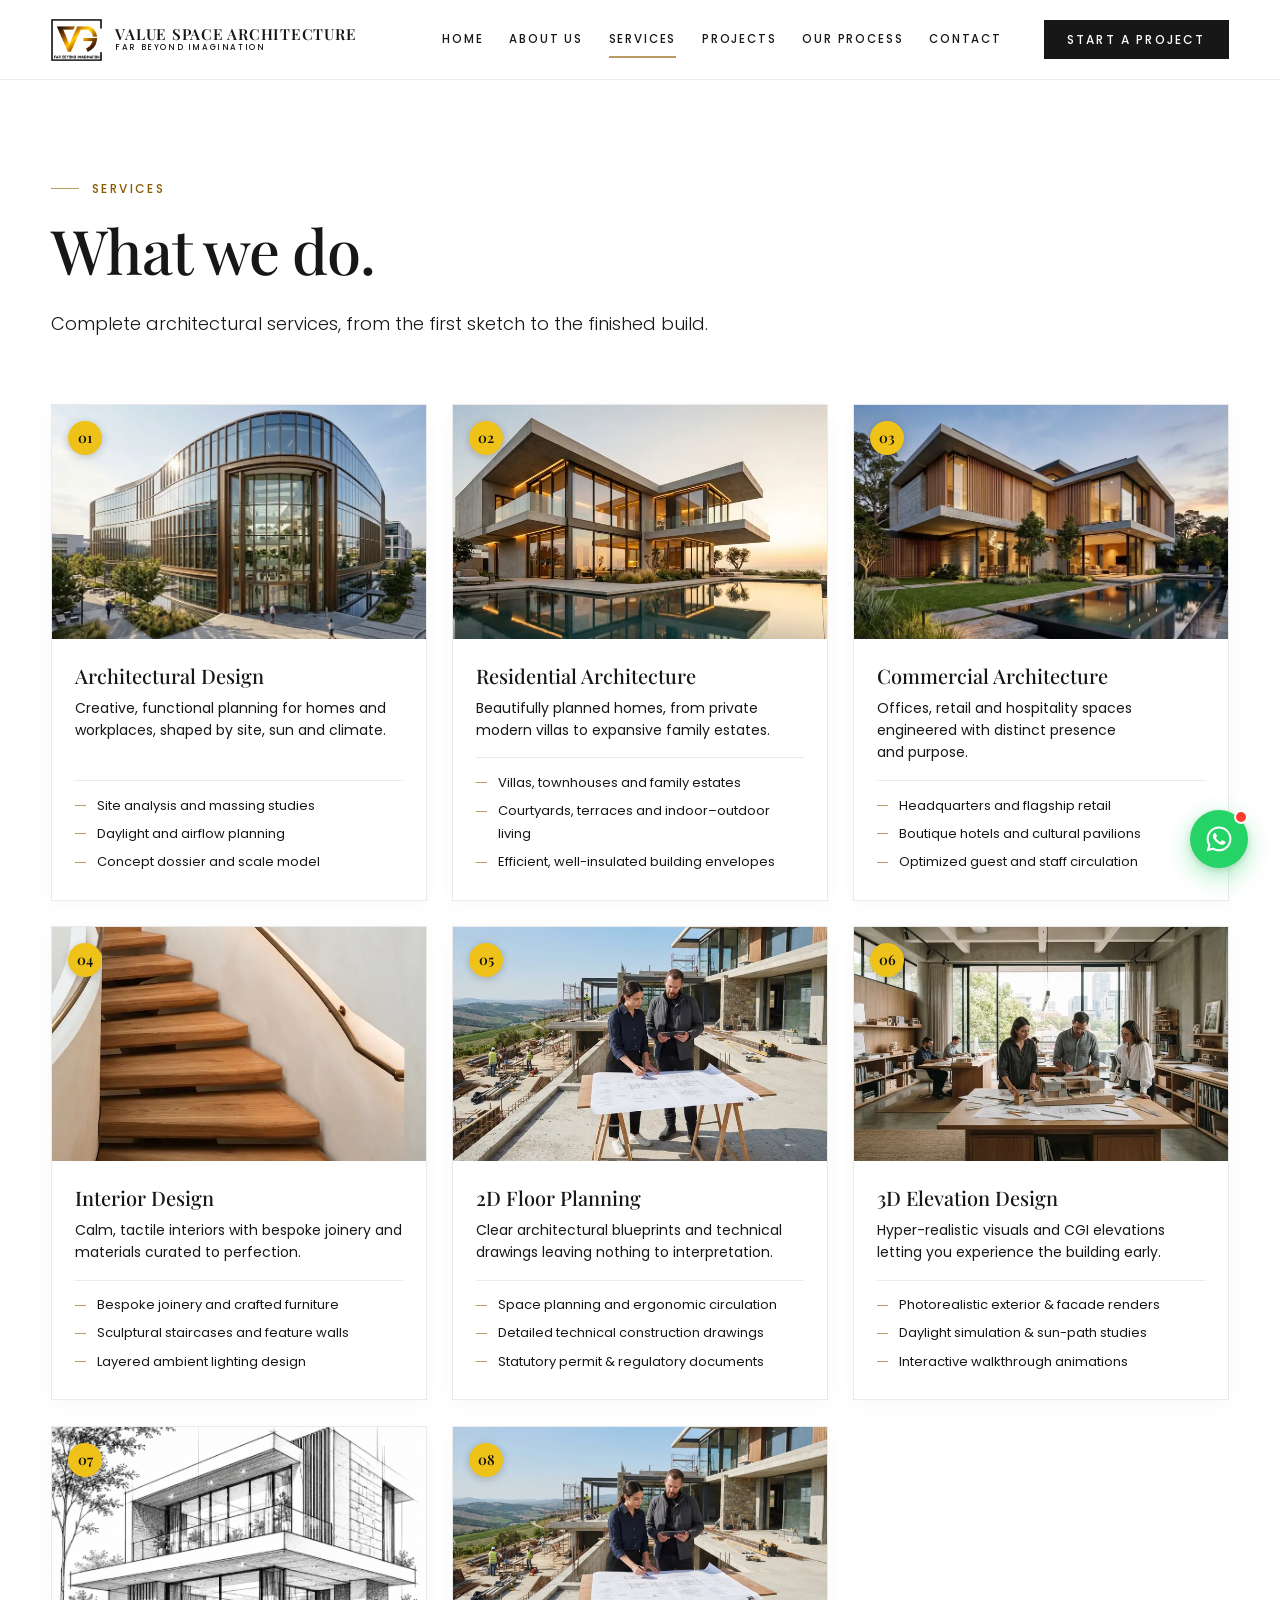
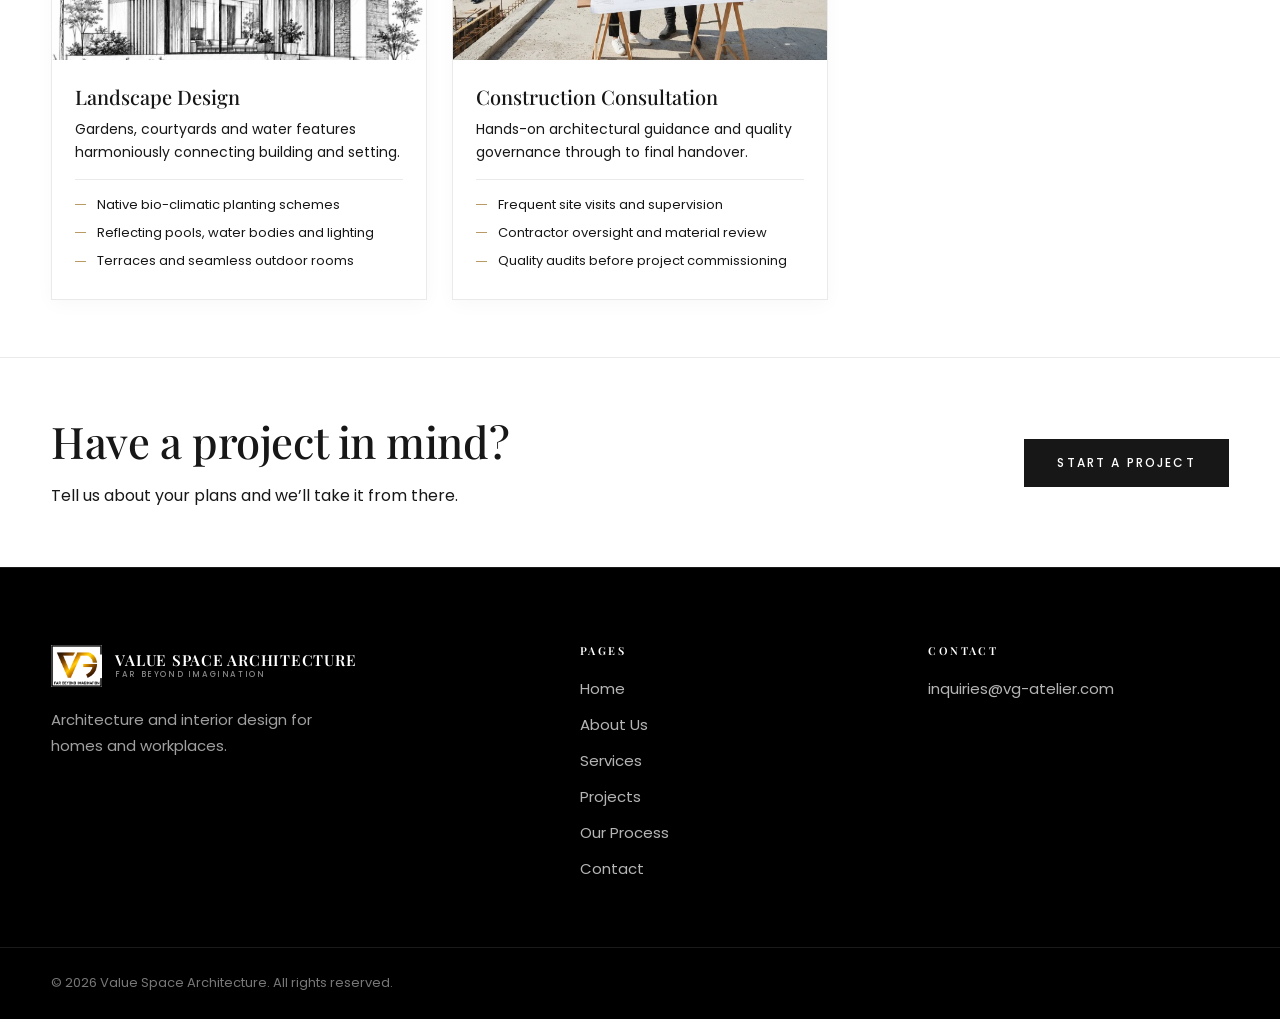
<file: services.html>
<!DOCTYPE html>
<html lang="en">
<head>
<meta charset="utf-8">
<meta name="viewport" content="width=device-width, initial-scale=1">
<title>Services — Value Space Architecture</title>
<meta name="description" content="Architectural design, residential and commercial architecture, interiors, planning, visualisation, landscape and construction consultation.">
<meta name="theme-color" content="#ffffff">
<link rel="icon" type="image/png" href="images/favicon.png">
<link rel="preconnect" href="https://fonts.googleapis.com">
<link rel="preconnect" href="https://fonts.gstatic.com" crossorigin>
<link href="https://fonts.googleapis.com/css2?family=Playfair+Display:wght@400;500;600&family=Poppins:wght@300;400;500&display=swap" rel="stylesheet">
<link rel="stylesheet" href="css/style.css">
<link rel="stylesheet" href="css/responsive.css">
<script src="js/main.js" defer></script>
</head>
<body>

<header class="site-header" data-site-header></header>

<main id="main">
<section class="page-hero">
  <div class="container stack">
    <p class="eyebrow">Services</p>
    <h1>What we do.</h1>
    <p class="lead">Complete architectural services, from the first sketch to the finished build.</p>
  </div>
</section>

<section class="section" style="padding-top:0">
  <div class="container">
    <div class="services-grid" data-reveal>
      
      <!-- 01 Architectural Design -->
      <article class="service-card" id="architectural-design">
        <div class="service-card__media">
          <img src="images/aura-800.webp" width="800" height="533" loading="lazy"
               alt="Architectural design drawings and conceptual elevation">
          <span class="service-card__badge">01</span>
        </div>
        <div class="service-card__body">
          <h3>Architectural Design</h3>
          <p>Creative, functional planning for homes and workplaces, shaped by site, sun and climate.</p>
          <ul class="ticks">
            <li>Site analysis and massing studies</li>
            <li>Daylight and airflow planning</li>
            <li>Concept dossier and scale model</li>
          </ul>
        </div>
      </article>

      <!-- 02 Residential Architecture -->
      <article class="service-card" id="residential-architecture">
        <div class="service-card__media">
          <img src="images/solstice-800.webp" width="800" height="533" loading="lazy"
               alt="Luxury residential villa architecture with infinity pool">
          <span class="service-card__badge">02</span>
        </div>
        <div class="service-card__body">
          <h3>Residential Architecture</h3>
          <p>Beautifully planned homes, from private modern villas to expansive family estates.</p>
          <ul class="ticks">
            <li>Villas, townhouses and family estates</li>
            <li>Courtyards, terraces and indoor–outdoor living</li>
            <li>Efficient, well-insulated building envelopes</li>
          </ul>
        </div>
      </article>

      <!-- 03 Commercial Architecture -->
      <article class="service-card" id="commercial-architecture">
        <div class="service-card__media">
          <img src="images/zenith-800.webp" width="800" height="533" loading="lazy"
               alt="Striking modern commercial glass facade and structure">
          <span class="service-card__badge">03</span>
        </div>
        <div class="service-card__body">
          <h3>Commercial Architecture</h3>
          <p>Offices, retail and hospitality spaces engineered with distinct presence and purpose.</p>
          <ul class="ticks">
            <li>Headquarters and flagship retail</li>
            <li>Boutique hotels and cultural pavilions</li>
            <li>Optimized guest and staff circulation</li>
          </ul>
        </div>
      </article>

      <!-- 04 Interior Design -->
      <article class="service-card" id="interior-design">
        <div class="service-card__media">
          <img src="images/albatros-3.webp" width="800" height="533" loading="lazy"
               alt="Floating oak stair treads, warm lighting, and luxury interior design">
          <span class="service-card__badge">04</span>
        </div>
        <div class="service-card__body">
          <h3>Interior Design</h3>
          <p>Calm, tactile interiors with bespoke joinery and materials curated to perfection.</p>
          <ul class="ticks">
            <li>Bespoke joinery and crafted furniture</li>
            <li>Sculptural staircases and feature walls</li>
            <li>Layered ambient lighting design</li>
          </ul>
        </div>
      </article>

      <!-- 05 2D Floor Planning -->
      <article class="service-card" id="floor-planning">
        <div class="service-card__media">
          <img src="images/site-800.webp" width="800" height="533" loading="lazy"
               alt="Architects reviewing precise 2D architectural floor plans on site">
          <span class="service-card__badge">05</span>
        </div>
        <div class="service-card__body">
          <h3>2D Floor Planning</h3>
          <p>Clear architectural blueprints and technical drawings leaving nothing to interpretation.</p>
          <ul class="ticks">
            <li>Space planning and ergonomic circulation</li>
            <li>Detailed technical construction drawings</li>
            <li>Statutory permit &amp; regulatory documents</li>
          </ul>
        </div>
      </article>

      <!-- 06 3D Elevation Design -->
      <article class="service-card" id="elevation-design">
        <div class="service-card__media">
          <img src="images/studio-800.webp" width="800" height="533" loading="lazy"
               alt="3D elevation rendering and physical scale modeling in architectural studio">
          <span class="service-card__badge">06</span>
        </div>
        <div class="service-card__body">
          <h3>3D Elevation Design</h3>
          <p>Hyper-realistic visuals and CGI elevations letting you experience the building early.</p>
          <ul class="ticks">
            <li>Photorealistic exterior &amp; facade renders</li>
            <li>Daylight simulation &amp; sun-path studies</li>
            <li>Interactive walkthrough animations</li>
          </ul>
        </div>
      </article>

      <!-- 07 Landscape Design -->
      <article class="service-card" id="landscape-design">
        <div class="service-card__media">
          <img src="images/hero-banner.jpg" width="800" height="533" loading="lazy"
               alt="Lush integrated landscape design, illuminated garden paths, and terrace integration">
          <span class="service-card__badge">07</span>
        </div>
        <div class="service-card__body">
          <h3>Landscape Design</h3>
          <p>Gardens, courtyards and water features harmoniously connecting building and setting.</p>
          <ul class="ticks">
            <li>Native bio-climatic planting schemes</li>
            <li>Reflecting pools, water bodies and lighting</li>
            <li>Terraces and seamless outdoor rooms</li>
          </ul>
        </div>
      </article>

      <!-- 08 Construction Consultation -->
      <article class="service-card" id="construction-consultation">
        <div class="service-card__media">
          <img src="images/site.webp" width="800" height="533" loading="lazy"
               alt="Architect on construction site delivering consultation and quality audit">
          <span class="service-card__badge">08</span>
        </div>
        <div class="service-card__body">
          <h3>Construction Consultation</h3>
          <p>Hands-on architectural guidance and quality governance through to final handover.</p>
          <ul class="ticks">
            <li>Frequent site visits and supervision</li>
            <li>Contractor oversight and material review</li>
            <li>Quality audits before project commissioning</li>
          </ul>
        </div>
      </article>

    </div>
  </div>
</section>

<section data-site-cta></section>
</main>

<footer class="site-footer" data-site-footer></footer>

</body>
</html>
</file>
<file: css/style.css>
/* =============================================================
   VG ARCHITECTURE — shared styles (used by every page)
   Layout of this file:
   1. Design tokens   2. Base   3. Layout & typography
   4. Buttons & links 5. Header 6. Footer
   7. Page sections   8. Projects   9. Forms
   Responsive rules live in responsive.css
   ============================================================= */

/* ---------- 1. Design tokens (change colours / fonts here) ---------- */
:root {
  --white: #ffffff;
  --pure-white: #ffffff;
  --ink: #171717;
  /* Charcoal theme */
  --charcoal: #171717;
  --warm-beige: #D8C7AE;
  --light-grey: #F3F3F3;
  --accent-gold: #B99A65;
  --gold: #B99A65;
  --muted: #767676;
  /* small labels */
  --line: #eaeaea;
  /* hairline dividers */
  --line-strong: #cfcfcf;
  --bronze: #8a5a00;
  /* accent for small text */
  --error: #b3261e;

  --font-head: "Playfair Display", Georgia, "Times New Roman", serif;
  --font-body: "Poppins", system-ui, -apple-system, "Segoe UI", Roboto, Arial, sans-serif;

  --header-h: 80px;
  --container: 1280px;
  --pad: clamp(1.25rem, 4vw, 4rem);
  /* side padding */
  --section: clamp(2.5rem, 4.5vw, 4.5rem);
  /* vertical section spacing */
  --gap: clamp(1.25rem, 2.5vw, 2rem);
  --shadow: 0 14px 34px rgba(17, 17, 17, 0.08);
  --ease: cubic-bezier(0.22, 0.61, 0.36, 1);
}

/* ---------- 2. Base ---------- */
*,
*::before,
*::after {
  box-sizing: border-box;
}

html {
  /* Lenis handles smooth scrolling natively; avoid competing with CSS scroll-behavior */
  scroll-padding-top: calc(var(--header-h) + 16px);
  -webkit-text-size-adjust: 100%;
}

body {
  margin: 0;
  padding-top: var(--header-h);
  background: var(--white);
  color: var(--charcoal);
  font: 400 1rem/1.75 var(--font-body);
  -webkit-font-smoothing: antialiased;
  text-rendering: optimizeLegibility;
}

body.nav-open {
  overflow: hidden;
}

img {
  display: block;
  max-width: 100%;
  height: auto;
}

a {
  color: inherit;
  text-decoration: none;
}

ul {
  margin: 0;
  padding: 0;
  list-style: none;
}

h1,
h2,
h3,
p,
figure,
dl,
dd {
  margin: 0;
}

button,
input,
select,
textarea {
  font: inherit;
  color: inherit;
}

:focus-visible {
  outline: 2px solid var(--bronze);
  outline-offset: 3px;
}

.skip-link {
  position: absolute;
  left: 1rem;
  top: -4rem;
  z-index: 200;
  padding: 0.75rem 1.25rem;
  background: var(--ink);
  color: var(--white);
  font-size: 0.8125rem;
  transition: top 0.2s;
}

.skip-link:focus {
  top: 1rem;
}

/* ---------- 3. Layout & typography ---------- */
.container {
  width: 100%;
  max-width: var(--container);
  margin-inline: auto;
  padding-inline: var(--pad);
}

.section {
  padding-block: var(--section);
}

.section--top-rule {
  border-top: 1px solid var(--line);
}

h1,
h2,
h3 {
  font-family: var(--font-head);
  font-weight: 500;
  color: var(--ink);
  text-wrap: balance;
}

h1 {
  font-size: clamp(2.4rem, 4.8vw, 3.9rem);
  line-height: 1.1;
  letter-spacing: -0.02em;
}

h2 {
  font-size: clamp(1.85rem, 3.4vw, 2.85rem);
  line-height: 1.15;
  letter-spacing: -0.01em;
}

h3 {
  font-size: 1.5rem;
  line-height: 1.3;
}

p {
  max-width: 60ch;
  text-wrap: pretty;
}

.lead {
  font-size: 1.125rem;
  line-height: 1.8;
  font-weight: 300;
  max-width: 38em;
}

/* small uppercase label with a gold dash */
.eyebrow {
  display: inline-flex;
  align-items: center;
  gap: 0.8rem;
  font-size: 0.75rem;
  font-weight: 500;
  letter-spacing: 0.2em;
  text-transform: uppercase;
  color: var(--bronze);
}

.eyebrow::before {
  content: "";
  width: 28px;
  height: 1px;
  background: var(--gold);
}

/* hairline divider with a short gold segment */
.rule {
  position: relative;
  height: 1px;
  background: var(--line);
}

.rule::before {
  content: "";
  position: absolute;
  left: 0;
  top: -0.5px;
  width: 48px;
  height: 2px;
  background: var(--gold);
}

.stack>*+* {
  margin-top: 1.25rem;
}

.stack>.eyebrow+h1,
.stack>.eyebrow+h2 {
  margin-top: 1.1rem;
}

/* section heading row: title on the left, link on the right */
.section-head {
  display: flex;
  align-items: flex-end;
  justify-content: space-between;
  gap: 2rem;
  margin-bottom: clamp(2rem, 4vw, 3.5rem);
}

/* ---------- 4. Buttons & links ---------- */
.btn {
  display: inline-flex;
  align-items: center;
  justify-content: center;
  gap: 0.75rem;
  padding: 1.05rem 2rem;
  border: 1px solid var(--ink);
  background: var(--ink);
  color: var(--white);
  font-size: 0.75rem;
  font-weight: 500;
  line-height: 1;
  letter-spacing: 0.18em;
  text-transform: uppercase;
  cursor: pointer;
  transition: background 0.25s, color 0.25s, border-color 0.25s;
}

.btn:hover {
  background: var(--gold);
  border-color: var(--gold);
  color: var(--ink);
}

.btn--outline {
  background: transparent;
  color: var(--ink);
}

.btn--outline:hover {
  background: var(--ink);
  border-color: var(--ink);
  color: var(--white);
}

.btn--small {
  padding: 0.8rem 1.4rem;
}

/* text link with an arrow and a gold underline that slides in */
.link-arrow {
  display: inline-flex;
  align-items: center;
  gap: 0.75rem;
  padding-bottom: 0.4rem;
  font-size: 0.75rem;
  font-weight: 500;
  letter-spacing: 0.18em;
  text-transform: uppercase;
  color: var(--ink);
  border-bottom: 1px solid var(--line-strong);
  background: linear-gradient(var(--gold), var(--gold)) left bottom / 0 1px no-repeat;
  transition: background-size 0.35s var(--ease);
}

.link-arrow:hover {
  background-size: 100% 1px;
}

.link-arrow::after,
.back-link::before {
  content: "";
  width: 18px;
  height: 10px;
  background: currentColor;
  flex: none;
  -webkit-mask: var(--arrow) center / contain no-repeat;
  mask: var(--arrow) center / contain no-repeat;
  transition: transform 0.3s var(--ease);
}

.link-arrow:hover::after {
  transform: translateX(4px);
}

.back-link::before {
  transform: scaleX(-1);
}

.back-link:hover::before {
  transform: scaleX(-1) translateX(4px);
}

:root {
  --arrow: url("data:image/svg+xml,%3Csvg xmlns='http://www.w3.org/2000/svg' viewBox='0 0 18 10'%3E%3Cpath d='M0 5h16M12 1l4 4-4 4' fill='none' stroke='%23000' stroke-width='1.3'/%3E%3C/svg%3E");
}

.back-link {
  display: flex;
  width: fit-content;
  align-items: center;
  gap: 0.75rem;
  margin-bottom: 2rem;
  font-size: 0.75rem;
  font-weight: 500;
  letter-spacing: 0.18em;
  text-transform: uppercase;
  color: var(--charcoal);
  transition: color 0.2s;
}

.back-link:hover {
  color: var(--ink);
}

/* Transparent header on home hero banner */
body.home-page {
  padding-top: 0;
}

body.home-page .site-header {
  background: transparent;
  border-bottom: 1px solid rgba(255, 255, 255, 0.16);
  transition: background-color 0.35s var(--ease), border-color 0.35s var(--ease), box-shadow 0.35s var(--ease);
}

body.home-page .site-header .brand__name {
  color: var(--white);
}

body.home-page .site-header .brand__tag {
  color: rgba(255, 255, 255, 0.7);
}

body.home-page .site-header .nav-link {
  color: rgba(255, 255, 255, 0.88);
}

body.home-page .site-header .nav-link:hover,
body.home-page .site-header .nav-link[aria-current="page"] {
  color: var(--white);
}

body.home-page .site-header .nav-toggle span {
  background: var(--white);
}

body.home-page .site-header .header-cta {
  background: rgba(255, 255, 255, 0.15);
  border-color: rgba(255, 255, 255, 0.35);
  color: var(--white);
  backdrop-filter: blur(8px);
}

body.home-page .site-header .header-cta:hover {
  background: var(--gold);
  border-color: var(--gold);
  color: var(--ink);
}

body.home-page .site-header.is-scrolled {
  background: rgba(255, 255, 255, 0.96);
  backdrop-filter: blur(12px);
  border-bottom: 1px solid var(--line);
  box-shadow: 0 4px 20px rgba(17, 17, 17, 0.08);
}

body.home-page .site-header.is-scrolled .brand__name {
  color: var(--ink);
}

body.home-page .site-header.is-scrolled .brand__tag {
  color: var(--charcoal);
}

body.home-page .site-header.is-scrolled .nav-link {
  color: var(--charcoal);
}

body.home-page .site-header.is-scrolled .nav-link:hover,
body.home-page .site-header.is-scrolled .nav-link[aria-current="page"] {
  color: var(--ink);
}

body.home-page .site-header.is-scrolled .nav-toggle span {
  background: var(--ink);
}

body.home-page .site-header.is-scrolled .header-cta {
  background: var(--ink);
  border-color: var(--ink);
  color: var(--white);
}

/* ---------- 5. Header ---------- */
.site-header {
  position: fixed;
  inset: 0 0 auto 0;
  z-index: 100;
  height: var(--header-h);
  background: var(--white);
  border-bottom: 1px solid var(--line);
  transition: box-shadow 0.3s;
}

.site-header.is-scrolled {
  box-shadow: 0 2px 18px rgba(17, 17, 17, 0.06);
}

.header-inner {
  display: flex;
  align-items: center;
  justify-content: space-between;
  gap: clamp(1rem, 2vw, 2.5rem);
  height: 100%;
}

.brand {
  display: flex;
  align-items: center;
  gap: 0.85rem;
  flex: none;
}

.brand img {
  height: 42px;
  width: auto;
  flex: none;
}

.brand__text {
  display: flex;
  flex-direction: column;
  gap: 0.15rem;
  line-height: 1;
}

.brand__name {
  font-family: var(--font-head);
  font-size: 0.95rem;
  font-weight: 600;
  letter-spacing: 0.05em;
  text-transform: uppercase;
  color: var(--ink);
  white-space: nowrap;
}

.brand__tag {
  font-size: 0.5rem;
  font-weight: 500;
  letter-spacing: 0.2em;
  text-transform: uppercase;
  color: var(--charcoal);
  white-space: nowrap;
}

.header-actions {
  display: flex;
  align-items: center;
  gap: 0.85rem;
  flex: none;
  margin-left: 1.25rem;
}

/* Header WhatsApp Direct Action Button */
.header-whatsapp {
  display: inline-flex;
  align-items: center;
  gap: 0.45rem;
  padding: 0.55rem 0.95rem;
  border-radius: 999px;
  background: #25D366;
  color: #ffffff !important;
  font-size: 0.72rem;
  font-weight: 600;
  letter-spacing: 0.06em;
  text-transform: uppercase;
  box-shadow: 0 4px 12px rgba(37, 211, 102, 0.28);
  transition: transform 0.25s var(--ease), background 0.25s, box-shadow 0.25s;
}

.header-whatsapp:hover {
  background: #20bd5a;
  transform: translateY(-2px);
  box-shadow: 0 6px 18px rgba(37, 211, 102, 0.4);
}

.header-whatsapp svg {
  flex: none;
}

.site-header .header-cta {
  flex: none;
  white-space: nowrap;
}

/* Mobile Nav WhatsApp button */
.btn--whatsapp-m {
  background: #25D366 !important;
  border-color: #25D366 !important;
  color: #ffffff !important;
  margin-top: 1.5rem !important;
  display: flex;
  align-items: center;
  justify-content: center;
  gap: 0.5rem;
}

/* Floating WhatsApp Popup Widget */
.floating-whatsapp {
  position: fixed;
  bottom: 2rem;
  right: 2rem;
  z-index: 999;
  display: flex;
  flex-direction: column;
  align-items: flex-end;
  pointer-events: none;
}

.floating-whatsapp__btn {
  pointer-events: auto;
  width: 58px;
  height: 58px;
  border-radius: 50%;
  background: #25D366;
  color: #ffffff;
  display: flex;
  align-items: center;
  justify-content: center;
  box-shadow: 0 8px 24px rgba(37, 211, 102, 0.42), 0 2px 6px rgba(0, 0, 0, 0.15);
  border: 0;
  cursor: pointer;
  transition: transform 0.3s var(--ease), box-shadow 0.3s var(--ease), background-color 0.25s;
  position: relative;
  text-decoration: none;
}

.floating-whatsapp__btn:hover {
  transform: scale(1.08) translateY(-2px);
  background: #20bd5a;
  box-shadow: 0 12px 30px rgba(37, 211, 102, 0.55);
}

.floating-whatsapp__badge {
  position: absolute;
  top: 0;
  right: 0;
  width: 14px;
  height: 14px;
  background: #ff3b30;
  border-radius: 50%;
  border: 2px solid #ffffff;
}

.floating-whatsapp__popup {
  pointer-events: auto;
  position: absolute;
  bottom: 70px;
  right: 0;
  width: 310px;
  background: #ffffff;
  border-radius: 14px;
  box-shadow: 0 16px 48px rgba(17, 17, 17, 0.16), 0 2px 8px rgba(0, 0, 0, 0.08);
  border: 1px solid rgba(0, 0, 0, 0.06);
  overflow: hidden;
  opacity: 0;
  visibility: hidden;
  transform: translateY(14px) scale(0.96);
  transform-origin: bottom right;
  transition: opacity 0.3s var(--ease), transform 0.3s var(--ease), visibility 0.3s;
}

.floating-whatsapp.is-open .floating-whatsapp__popup {
  opacity: 1;
  visibility: visible;
  transform: translateY(0) scale(1);
}

.whatsapp-popup-header {
  background: #075E54;
  color: #ffffff;
  padding: 1.1rem 1.25rem;
  display: flex;
  align-items: center;
  justify-content: space-between;
}

.whatsapp-popup-profile {
  display: flex;
  align-items: center;
  gap: 0.75rem;
}

.whatsapp-popup-avatar {
  width: 40px;
  height: 40px;
  border-radius: 50%;
  background: #128C7E;
  display: flex;
  align-items: center;
  justify-content: center;
  color: #ffffff;
  font-family: var(--font-head);
  font-weight: 600;
  font-size: 1.1rem;
}

.whatsapp-popup-title {
  display: flex;
  flex-direction: column;
}

.whatsapp-popup-title strong {
  font-size: 0.92rem;
  line-height: 1.2;
}

.whatsapp-popup-title span {
  font-size: 0.72rem;
  opacity: 0.82;
}

.whatsapp-popup-close {
  background: transparent;
  border: 0;
  color: #ffffff;
  font-size: 1.2rem;
  cursor: pointer;
  padding: 0;
  line-height: 1;
  opacity: 0.8;
  transition: opacity 0.2s;
}

.whatsapp-popup-close:hover {
  opacity: 1;
}

.whatsapp-popup-body {
  padding: 1.25rem;
  background: #efeae2;
  background-image: radial-gradient(#d5cdc1 1px, transparent 1px);
  background-size: 16px 16px;
}

.whatsapp-popup-bubble {
  background: #ffffff;
  border-radius: 8px 8px 8px 0;
  padding: 0.75rem 0.95rem;
  font-size: 0.85rem;
  line-height: 1.5;
  color: #111111;
  box-shadow: 0 1px 2px rgba(0, 0, 0, 0.12);
  margin-bottom: 0.9rem;
}

.whatsapp-popup-bubble span.time {
  display: block;
  font-size: 0.65rem;
  color: #888888;
  text-align: right;
  margin-top: 0.35rem;
}

.whatsapp-popup-action {
  display: flex;
  align-items: center;
  justify-content: center;
  gap: 0.5rem;
  width: 100%;
  padding: 0.75rem 1rem;
  background: #25D366;
  color: #ffffff !important;
  font-size: 0.82rem;
  font-weight: 600;
  letter-spacing: 0.04em;
  text-transform: uppercase;
  border-radius: 6px;
  transition: background 0.2s;
}

.whatsapp-popup-action:hover {
  background: #20bd5a;
}

.nav {
  margin-left: auto;
}

.nav-list {
  display: flex;
  align-items: center;
  gap: clamp(1rem, 2vw, 2.2rem);
}

.nav-link {
  position: relative;
  display: inline-block;
  padding-block: 0.5rem;
  font-size: 0.72rem;
  font-weight: 500;
  letter-spacing: 0.16em;
  text-transform: uppercase;
  color: var(--charcoal);
  white-space: nowrap;
  transition: color 0.2s;
}

.nav-link::after {
  content: "";
  position: absolute;
  left: 0;
  right: 0;
  bottom: 0;
  height: 2px;
  background: var(--gold);
  transform: scaleX(0);
  transform-origin: left;
  transition: transform 0.35s var(--ease);
}

.nav-link:hover,
.nav-link[aria-current="page"] {
  color: var(--ink);
}

.nav-link:hover::after,
.nav-link[aria-current="page"]::after {
  transform: scaleX(1);
}

.site-header .header-cta {
  flex: none;
  margin-left: 1rem;
  white-space: nowrap;
}

/* mobile menu (hidden on desktop – shown in responsive.css) */
.nav-toggle {
  display: none;
  width: 44px;
  height: 44px;
  padding: 0;
  background: none;
  border: 0;
  cursor: pointer;
  position: relative;
}

.nav-toggle span {
  position: absolute;
  left: 10px;
  right: 10px;
  height: 1.5px;
  background: var(--ink);
  transition: transform 0.3s var(--ease), opacity 0.2s;
}

.nav-toggle span:nth-child(1) {
  top: 16px;
}

.nav-toggle span:nth-child(2) {
  top: 22px;
}

.nav-toggle span:nth-child(3) {
  top: 28px;
}

.nav-toggle[aria-expanded="true"] span:nth-child(1) {
  transform: translateY(6px) rotate(45deg);
}

.nav-toggle[aria-expanded="true"] span:nth-child(2) {
  opacity: 0;
}

.nav-toggle[aria-expanded="true"] span:nth-child(3) {
  transform: translateY(-6px) rotate(-45deg);
}

.mobile-nav {
  display: none;
  position: fixed;
  inset: var(--header-h) 0 0 0;
  z-index: 99;
  background: var(--white);
  padding: 1.5rem var(--pad) 2.5rem;
  overflow-y: auto;
  opacity: 0;
  visibility: hidden;
  transform: translateY(-8px);
  transition: opacity 0.3s, transform 0.3s var(--ease), visibility 0.3s;
}

.mobile-nav.is-open {
  opacity: 1;
  visibility: visible;
  transform: none;
}

.mobile-nav a.m-link {
  display: block;
  padding: 1rem 0;
  border-bottom: 1px solid var(--line);
  font-family: var(--font-head);
  font-size: 1.6rem;
  color: var(--ink);
}

.mobile-nav a.m-link[aria-current="page"] {
  color: var(--bronze);
}

.mobile-nav .btn {
  margin-top: 2rem;
  width: 100%;
}

/* ---------- 6. Footer ---------- */
.site-footer {
  background-color: #000000;
  border-top: 1px solid rgba(255, 255, 255, 0.1);
  padding-top: clamp(3rem, 6vw, 5rem);
  color: #a0a0a0;
}

.site-footer .brand__name {
  color: #ffffff;
}

.site-footer .brand__tag {
  color: #888888;
}

.footer-grid {
  display: grid;
  grid-template-columns: 1.6fr 1fr 1fr;
  gap: 3rem;
  padding-bottom: clamp(2.5rem, 5vw, 4rem);
}

.footer-brand p {
  margin-top: 1.25rem;
  font-size: 0.9375rem;
  max-width: 32ch;
  color: #a0a0a0;
}

.footer-title {
  margin-bottom: 1.1rem;
  font-size: 0.6875rem;
  font-weight: 600;
  letter-spacing: 0.22em;
  text-transform: uppercase;
  color: #ffffff;
}

.footer-list li+li {
  margin-top: 0.5rem;
}

.footer-list a {
  font-size: 0.9375rem;
  color: #b5b5b5;
  transition: color 0.2s;
}

.footer-list a:hover {
  color: #ffffff;
}

.footer-bottom {
  border-top: 1px solid rgba(255, 255, 255, 0.1);
  padding-block: 1.5rem;
  font-size: 0.8125rem;
  color: #777777;
}

/* ---------- 7. Page sections ---------- */
/* Home hero (full-width immersive background banner) */
.hero {
  padding-top: clamp(2.5rem, 6vw, 5.5rem);
}

.hero-frame-section {
  position: relative;
  min-height: 100vh;
  width: 100%;
  display: flex;
  align-items: center;
  overflow: hidden;
  color: var(--white);
  padding: 0;
}

.hero-canvas-container {
  position: absolute;
  inset: 0;
  width: 100%;
  height: 100%;
  z-index: 0;
  overflow: hidden;
}

#heroFrameCanvas {
  display: block;
  width: 100%;
  height: 100%;
  object-fit: cover;
  pointer-events: none;
}

.hero-frame-content {
  position: relative;
  z-index: 2;
  width: 100%;
  padding-top: calc(var(--header-h) + 1.5rem);
  padding-bottom: clamp(3rem, 6vw, 5rem);
}

.hero-animated-title {
  display: flex;
  flex-direction: column;
  gap: 0.35rem;
  perspective: 1000px;
}

.hero-title-line {
  display: block;
  transform-origin: bottom;
  will-change: transform, opacity;
  color: var(--white);
  text-shadow: 0 4px 28px rgba(0, 0, 0, 0.6);
}

.scroll-indicator {
  position: absolute;
  bottom: 2.2rem;
  left: 50%;
  transform: translateX(-50%);
  z-index: 3;
  display: flex;
  flex-direction: column;
  align-items: center;
  gap: 0.5rem;
  pointer-events: none;
}

.scroll-indicator__mouse {
  width: 22px;
  height: 36px;
  border: 2px solid rgba(255, 255, 255, 0.7);
  border-radius: 18px;
  position: relative;
}

.scroll-indicator__wheel {
  position: absolute;
  top: 6px;
  left: 50%;
  transform: translateX(-50%);
  width: 3px;
  height: 7px;
  background: var(--accent-gold);
  border-radius: 2px;
  animation: wheelScroll 1.8s infinite ease-in-out;
}

@keyframes wheelScroll {
  0% {
    transform: translate(-50%, 0);
    opacity: 1;
  }

  60% {
    transform: translate(-50%, 12px);
    opacity: 0;
  }

  100% {
    transform: translate(-50%, 0);
    opacity: 0;
  }
}

.scroll-indicator__label {
  font-size: 0.625rem;
  font-weight: 500;
  letter-spacing: 0.24em;
  text-transform: uppercase;
  color: rgba(255, 255, 255, 0.75);
}

/* SECTION 04: Philosophy Full-Screen Parallax Statement */
.section--philosophy {
  position: relative;
  min-height: 85vh;
  display: flex;
  align-items: center;
  justify-content: center;
  overflow: hidden;
  padding: clamp(5rem, 9vw, 8rem) var(--pad);
  text-align: center;
  background: #111111;
  color: var(--white);
}

.philosophy-bg-wrap {
  position: absolute;
  inset: -15% 0 -15% 0;
  z-index: 0;
}

.philosophy-bg {
  width: 100%;
  height: 100%;
  object-fit: cover;
  display: block;
}

.philosophy-overlay {
  position: absolute;
  inset: 0;
  background: radial-gradient(circle at center, rgba(17, 17, 17, 0.6) 0%, rgba(17, 17, 17, 0.88) 100%);
}

.philosophy-content {
  position: relative;
  z-index: 1;
  max-width: 820px;
  margin: 0 auto;
  display: flex;
  flex-direction: column;
  align-items: center;
  gap: 1.5rem;
}

.philosophy-content h2 {
  color: var(--white);
  font-size: clamp(2rem, 4vw, 3.4rem);
  line-height: 1.15;
  text-shadow: 0 4px 24px rgba(0, 0, 0, 0.5);
}

.philosophy-content .lead {
  color: rgba(255, 255, 255, 0.85);
  max-width: 44ch;
  margin: 0 auto;
}

.hero--bg {
  position: relative;
  min-height: 100vh;
  display: flex;
  align-items: center;
  padding-top: calc(var(--header-h) + 2rem);
  padding-bottom: clamp(4rem, 8vw, 6.5rem);
  overflow: hidden;
  color: var(--white);
}

.hero__bg-media {
  position: absolute;
  inset: 0;
  z-index: 0;
}

.hero__bg-media img {
  width: 100%;
  height: 100%;
  object-fit: cover;
  object-position: center 30%;
}

.hero__overlay {
  position: absolute;
  inset: 0;
  background: linear-gradient(180deg,
      rgba(17, 17, 17, 0.55) 0%,
      rgba(17, 17, 17, 0.45) 45%,
      rgba(17, 17, 17, 0.8) 100%);
}

.hero__content {
  position: relative;
  z-index: 1;
  width: 100%;
}

.hero--bg .hero__text h1 {
  color: var(--white);
  max-width: 16em;
  margin-top: 1.25rem;
  text-shadow: 0 2px 20px rgba(0, 0, 0, 0.4);
}

.hero--bg .lead {
  color: rgba(255, 255, 255, 0.9);
  text-shadow: 0 1px 12px rgba(0, 0, 0, 0.35);
}

.eyebrow--light {
  color: #ffda79;
}

.eyebrow--light::before {
  background: #ffda79;
}

.btn--hero {
  background: var(--accent-gold);
  border-color: var(--accent-gold);
  color: #111111;
  font-weight: 600;
}

.btn--hero:hover {
  background: var(--white);
  border-color: var(--white);
  color: var(--ink);
}

.btn--outline-light {
  background: rgba(255, 255, 255, 0.1);
  border: 1px solid rgba(255, 255, 255, 0.65);
  color: var(--white);
  backdrop-filter: blur(8px);
}

.btn--outline-light:hover {
  background: var(--white);
  border-color: var(--white);
  color: var(--ink);
}

.hero__text h1 {
  max-width: 16em;
}

.hero__row {
  display: flex;
  align-items: flex-end;
  justify-content: space-between;
  gap: 2.5rem;
  margin-top: clamp(1.5rem, 3vw, 2.25rem);
}

.hero__actions {
  display: flex;
  gap: 1rem;
  flex-wrap: wrap;
  flex: none;
}

.hero__media {
  margin-top: clamp(2.5rem, 5vw, 4rem);
}

.hero__media a {
  display: block;
  overflow: hidden;
}

.hero__media img {
  width: 100%;
  aspect-ratio: 21 / 9;
  object-fit: cover;
  transition: transform 1s var(--ease);
}

.hero__media a:hover img {
  transform: scale(1.02);
}

.caption {
  display: flex;
  align-items: center;
  justify-content: space-between;
  gap: 1rem;
  padding-top: 1.1rem;
  font-size: 0.875rem;
}

.caption strong {
  font-family: var(--font-head);
  font-weight: 500;
  font-size: 1.1rem;
  color: var(--ink);
  margin-right: 0.6rem;
}

/* Inner page header */
.page-hero {
  padding-top: clamp(3rem, 7vw, 6rem);
  padding-bottom: clamp(2.5rem, 5vw, 4rem);
}

.page-hero .lead {
  margin-top: 1.5rem;
}

/* Two-column text block */
.split {
  display: grid;
  grid-template-columns: 1fr 1fr;
  gap: clamp(2rem, 4vw, 4rem);
  align-items: start;
}

.split--wide-left {
  grid-template-columns: 4.8fr 7.2fr;
  gap: clamp(1.75rem, 3.5vw, 3.5rem);
  align-items: center;
}

/* Home Services Showcase Layout */
.home-services-media {
  margin-top: 1.5rem;
  border-radius: 6px;
  overflow: hidden;
  box-shadow: 0 14px 34px rgba(17, 17, 17, 0.07);
  border: 1px solid var(--line);
}

.home-services-media img {
  width: 100%;
  aspect-ratio: 16 / 10;
  object-fit: cover;
  display: block;
  transition: transform 0.8s var(--ease);
}

.home-services-media:hover img {
  transform: scale(1.025);
}

/* Three feature columns */
/* Studio Showcase Side-by-Side (Content Left, Image Right) */
.studio-split {
  display: grid;
  grid-template-columns: 6fr 6fr;
  gap: clamp(2rem, 5vw, 4.5rem);
  align-items: center;
}

.studio-media {
  border-radius: 6px;
  overflow: hidden;
  box-shadow: 0 16px 42px rgba(17, 17, 17, 0.08);
  border: 1px solid var(--line);
}

.studio-media img {
  width: 100%;
  aspect-ratio: 16 / 10;
  object-fit: cover;
  display: block;
  transition: transform 0.8s var(--ease);
}

.studio-media:hover img {
  transform: scale(1.025);
}

.studio-content {
  display: flex;
  flex-direction: column;
}

.studio-content h2 {
  font-size: clamp(1.85rem, 3.2vw, 2.75rem);
  line-height: 1.18;
}

.studio-content .lead {
  font-size: 1.05rem;
  line-height: 1.75;
  color: #333333;
}

.studio-content p {
  font-size: 0.95rem;
  color: var(--charcoal);
  line-height: 1.7;
}

.pillars {
  display: grid;
  grid-template-columns: repeat(3, 1fr);
  gap: var(--gap);
  margin-top: clamp(2.5rem, 4.5vw, 4rem);
}

.pillar {
  padding-top: 1.5rem;
  border-top: 1px solid var(--line);
}

.pillar h3 {
  font-size: 1.3rem;
  margin-bottom: 0.6rem;
}

/* Numbered list rows (home services list, services page, process) */
.row-list li {
  border-top: 1px solid var(--line);
}

.row-list li:last-child {
  border-bottom: 1px solid var(--line);
}

.row-link {
  display: flex;
  align-items: center;
  gap: 1.25rem;
  padding-block: 0.95rem;
  transition: padding 0.3s var(--ease);
}

.row-link:hover {
  padding-left: 0.6rem;
}

.row-link .num {
  width: 2.2rem;
  font-size: 0.75rem;
  letter-spacing: 0.12em;
  color: var(--muted);
}

.row-link .name {
  flex: 1;
  font-family: var(--font-head);
  font-size: 1.2rem;
  color: var(--ink);
}

.row-link::after {
  content: "";
  width: 18px;
  height: 10px;
  background: var(--ink);
  -webkit-mask: var(--arrow) center / contain no-repeat;
  mask: var(--arrow) center / contain no-repeat;
  opacity: 0.4;
  transition: opacity 0.2s, transform 0.3s var(--ease);
}

.row-link:hover::after {
  opacity: 1;
  transform: translateX(4px);
}

/* 3-column Services Grid with Images */
.services-grid {
  display: grid;
  grid-template-columns: repeat(3, 1fr);
  gap: clamp(1.25rem, 2vw, 2rem);
}

.service-card {
  display: flex;
  flex-direction: column;
  background: var(--white);
  border: 1px solid var(--line);
  box-shadow: 0 4px 18px rgba(17, 17, 17, 0.03);
  transition: transform 0.3s var(--ease), box-shadow 0.3s var(--ease), border-color 0.3s;
}

.service-card:hover {
  transform: translateY(-4px);
  box-shadow: 0 12px 28px rgba(17, 17, 17, 0.08);
  border-color: var(--line-strong);
}

.service-card__media {
  position: relative;
  overflow: hidden;
  background: var(--line);
}

.service-card__media img {
  width: 100%;
  aspect-ratio: 16 / 10;
  object-fit: cover;
  transition: transform 0.7s var(--ease);
}

.service-card:hover .service-card__media img {
  transform: scale(1.04);
}

.service-card__badge {
  position: absolute;
  top: 1rem;
  left: 1rem;
  width: 34px;
  height: 34px;
  border-radius: 50%;
  background: #EFC219;
  color: #111111;
  font-family: var(--font-head);
  font-weight: 600;
  font-size: 0.875rem;
  display: flex;
  align-items: center;
  justify-content: center;
  box-shadow: 0 2px 8px rgba(0, 0, 0, 0.2);
}

.service-card__body {
  padding: 1.5rem 1.4rem 1.6rem;
  display: flex;
  flex-direction: column;
  flex: 1;
}

.service-card__body h3 {
  font-size: 1.25rem;
  margin-bottom: 0.5rem;
  color: var(--ink);
}

.service-card__body p {
  font-size: 0.875rem;
  line-height: 1.6;
  color: var(--charcoal);
  margin-bottom: 1rem;
}

.service-card__body .ticks {
  margin-top: auto;
  font-size: 0.8125rem;
  gap: 0.35rem;
  border-top: 1px solid var(--line);
  padding-top: 0.85rem;
}

/* Vision & Approach Section (Under Home Hero Banner) */
.section--vision {
  padding-top: clamp(2.5rem, 5vw, 4.5rem);
  padding-bottom: clamp(2.5rem, 5vw, 4.5rem);
  background: #ffffff;
}

.vision-split {
  display: grid;
  grid-template-columns: 5.2fr 6.8fr;
  gap: clamp(2.5rem, 5vw, 5rem);
  align-items: center;
}

.vision-media {
  position: relative;
}

.vision-card {
  position: relative;
  overflow: hidden;
  background: #fbfbfb;
  border: 1px solid #ededed;
  box-shadow: 0 16px 40px rgba(17, 17, 17, 0.06);
  clip-path: polygon(0 0, calc(100% - 32px) 0, 100% 32px, 100% 100%, 0 100%);
  transition: transform 0.4s var(--ease), box-shadow 0.4s var(--ease);
}

.vision-card:hover {
  transform: translateY(-4px);
  box-shadow: 0 22px 50px rgba(17, 17, 17, 0.1);
}

.vision-card img {
  width: 100%;
  aspect-ratio: 1 / 1;
  object-fit: cover;
  display: block;
}

.vision-content {
  display: flex;
  flex-direction: column;
  gap: 1.15rem;
}

.vision-content h2 {
  font-size: clamp(1.85rem, 3.2vw, 2.75rem);
  line-height: 1.18;
}

.vision-content .lead {
  font-size: 1.05rem;
  line-height: 1.75;
  color: #333333;
}

.vision-content p {
  color: var(--charcoal);
  font-size: 0.95rem;
  line-height: 1.7;
}

.vision-approach {
  margin-top: 0.75rem;
  padding-top: 1rem;
  border-top: 1px solid var(--line);
}

.vision-list {
  display: flex;
  flex-direction: column;
  gap: 0.9rem;
}

.vision-list li {
  display: flex;
  align-items: flex-start;
  gap: 0.85rem;
  font-size: 0.925rem;
  line-height: 1.6;
  color: #444444;
}

.vision-icon {
  flex: none;
  display: inline-flex;
  align-items: center;
  justify-content: center;
  margin-top: 0.15rem;
  color: #EFC219;
}

.vision-list strong {
  color: var(--ink);
  font-weight: 500;
}

.vision-actions {
  margin-top: 0.85rem;
}

/* Sticky image + content layouts (services, process) */
.media-split {
  display: grid;
  grid-template-columns: 5fr 7fr;
  gap: clamp(2rem, 6vw, 6rem);
  align-items: start;
}

.media-split--reverse {
  grid-template-columns: 7fr 5fr;
}

.sticky-media {
  position: sticky;
  top: calc(var(--header-h) + 2rem);
}

.sticky-media img {
  width: 100%;
  aspect-ratio: 4 / 5;
  object-fit: cover;
}

.service {
  display: grid;
  grid-template-columns: 2.6rem 1fr;
  gap: 0.5rem 1rem;
  padding-block: 1.6rem;
  border-top: 1px solid var(--line);
}

.service:last-child {
  border-bottom: 1px solid var(--line);
}

.service .num {
  font-size: 0.75rem;
  letter-spacing: 0.12em;
  color: var(--muted);
  padding-top: 0.55rem;
}

.service h3 {
  font-size: 1.4rem;
}

.service p {
  grid-column: 2;
}

.step {
  display: grid;
  grid-template-columns: 4.5rem 1fr;
  gap: 0.5rem 1.25rem;
  padding-block: 2rem;
  border-top: 1px solid var(--line);
}

.step:last-child {
  border-bottom: 1px solid var(--line);
}

.step .num {
  font-family: var(--font-head);
  font-size: 2.4rem;
  line-height: 1;
  color: var(--ink);
}

.step h3 {
  margin-bottom: 0.4rem;
}

/* Timeline Process Layout */
.process-timeline {
  position: relative;
  display: flex;
  flex-direction: column;
  gap: clamp(3rem, 5vw, 4.5rem);
  padding: 1.5rem 0;
}

.process-timeline::before {
  content: "";
  position: absolute;
  top: 2rem;
  bottom: 2rem;
  left: 50%;
  width: 2px;
  background: #eaeaea;
  transform: translateX(-50%);
  z-index: 1;
}

/* Progressive timeline line fill (animated by GSAP) */
.timeline-progress-line {
  position: absolute;
  top: 2rem;
  left: 50%;
  width: 2px;
  height: 0%;
  background: linear-gradient(180deg, #EFC219 0%, #d4a017 100%);
  transform: translateX(-50%);
  z-index: 1;
  box-shadow: 0 0 10px rgba(239, 194, 25, 0.4);
}

.timeline-row {
  position: relative;
  display: grid;
  grid-template-columns: 1fr 60px 1fr;
  align-items: center;
  gap: clamp(1.5rem, 3vw, 3rem);
}

.timeline-node {
  grid-column: 2;
  display: flex;
  align-items: center;
  justify-content: center;
  z-index: 2;
}

.node-circle {
  width: 48px;
  height: 48px;
  border-radius: 50%;
  background: #EFC219;
  color: #111111;
  font-family: var(--font-head);
  font-size: 1.05rem;
  font-weight: 600;
  letter-spacing: 0.05em;
  display: flex;
  align-items: center;
  justify-content: center;
  box-shadow: 0 4px 14px rgba(239, 194, 25, 0.45);
  border: 4px solid var(--white);
  transition: transform 0.4s var(--ease), background-color 0.4s, box-shadow 0.4s;
}

.node-circle.is-active {
  background: #d4a017;
  box-shadow: 0 0 20px rgba(239, 194, 25, 0.7);
  transform: scale(1.08);
}

.timeline-row:hover .node-circle {
  transform: scale(1.12);
  background: #d8ad0e;
}

.timeline-card {
  position: relative;
  background: #fbfbfb;
  border: 1px solid #f0f0f0;
  padding: clamp(1.75rem, 3vw, 2.75rem);
  box-shadow: 0 8px 24px rgba(17, 17, 17, 0.03);
  transition: transform 0.3s var(--ease), box-shadow 0.3s var(--ease);
}

.timeline-row:hover .timeline-card {
  box-shadow: 0 14px 34px rgba(17, 17, 17, 0.07);
}

.timeline-row--left .timeline-card {
  grid-column: 1;
  clip-path: polygon(0 0, calc(100% - 24px) 0, 100% 24px, 100% 100%, 0 100%);
}

.timeline-row--left .timeline-media {
  grid-column: 3;
}

.timeline-row--right .timeline-media {
  grid-column: 1;
  order: 1;
}

.timeline-row--right .timeline-node {
  grid-column: 2;
  order: 2;
}

.timeline-row--right .timeline-card {
  grid-column: 3;
  order: 3;
  clip-path: polygon(0 0, calc(100% - 24px) 0, 100% 24px, 100% 100%, 0 100%);
}

.timeline-step-badge {
  display: inline-block;
  font-size: 0.6875rem;
  font-weight: 600;
  letter-spacing: 0.22em;
  text-transform: uppercase;
  color: #b88d00;
  margin-bottom: 0.75rem;
}

.timeline-card h3 {
  font-size: clamp(1.4rem, 2.2vw, 1.85rem);
  margin-bottom: 0.85rem;
}

.timeline-card p {
  font-size: 0.95rem;
  color: var(--charcoal);
  line-height: 1.7;
}

.timeline-media {
  overflow: hidden;
  border-radius: 4px;
  box-shadow: 0 12px 30px rgba(0, 0, 0, 0.06);
}

.timeline-media img {
  width: 100%;
  aspect-ratio: 16 / 10;
  object-fit: cover;
  display: block;
  transition: transform 0.8s var(--ease);
}

.timeline-row:hover .timeline-media img {
  transform: scale(1.035);
}

.wide-image img {
  width: 100%;
  aspect-ratio: 16 / 7;
  object-fit: cover;
}

/* Short list with gold dashes (services, process, contact) */
.ticks {
  margin-top: 0.9rem;
  display: grid;
  gap: 0.3rem;
  font-size: 0.9375rem;
}

.ticks li {
  position: relative;
  padding-left: 1.4rem;
}

.ticks li::before {
  content: "";
  position: absolute;
  left: 0;
  top: 0.8em;
  width: 0.7rem;
  height: 1px;
  background: var(--gold);
}

.service .ticks {
  grid-column: 2;
}

.contact-line .ticks {
  margin-top: 0.6rem;
}

.pillars+.pillars,
.stack+.pillars {
  margin-top: clamp(2rem, 4vw, 3rem);
}

.pillars--rows {
  row-gap: 2.5rem;
}

/* Call-to-action band (injected by main.js) */
.cta {
  border-top: 1px solid var(--line);
}

.cta__inner {
  display: flex;
  align-items: center;
  justify-content: space-between;
  gap: 2.5rem;
}

.cta h2 {
  max-width: 14em;
}

.cta p {
  margin-top: 1rem;
}

/* Scroll reveal – only active when JavaScript is available */
@media (scripting: enabled) {
  [data-reveal] {
    opacity: 0;
    transform: translateY(22px);
    transition: opacity 0.7s var(--ease), transform 0.7s var(--ease);
  }

  [data-reveal].is-visible {
    opacity: 1;
    transform: none;
  }
}

@media (prefers-reduced-motion: reduce) {
  html {
    scroll-behavior: auto;
  }

  [data-reveal] {
    opacity: 1 !important;
    transform: none !important;
  }

  *,
  *::before,
  *::after {
    transition-duration: 0.01ms !important;
  }
}

/* ---------- 8. Projects ---------- */
.filters {
  display: flex;
  flex-wrap: wrap;
  align-items: center;
  gap: 0.5rem 2rem;
  padding-bottom: 1.25rem;
  border-bottom: 1px solid var(--line);
  margin-bottom: clamp(2rem, 4vw, 3rem);
}

.filter {
  position: relative;
  padding: 0.5rem 0;
  background: none;
  border: 0;
  cursor: pointer;
  font-size: 0.75rem;
  font-weight: 500;
  letter-spacing: 0.18em;
  text-transform: uppercase;
  color: var(--charcoal);
  transition: color 0.2s;
}

.filter::after {
  content: "";
  position: absolute;
  left: 0;
  right: 0;
  bottom: -1.3rem;
  height: 2px;
  background: var(--gold);
  transform: scaleX(0);
  transform-origin: left;
  transition: transform 0.35s var(--ease);
}

.filter:hover,
.filter.is-active {
  color: var(--ink);
}

.filter.is-active::after {
  transform: scaleX(1);
}

.filters__count {
  margin-left: auto;
  font-size: 0.8125rem;
  color: var(--muted);
}

.projects-grid {
  display: grid;
  grid-template-columns: repeat(2, 1fr);
  gap: clamp(2rem, 4vw, 3.5rem) var(--gap);
  transition: opacity 0.2s;
}

.projects-grid.is-fading {
  opacity: 0;
}

.empty-note {
  grid-column: 1 / -1;
  padding-block: 3rem;
}

.project-card {
  display: block;
}

.project-card__media {
  overflow: hidden;
  background: var(--line);
}

.project-card__media img {
  width: 100%;
  aspect-ratio: 4 / 3;
  object-fit: cover;
  transition: transform 0.9s var(--ease);
}

.project-card:hover .project-card__media img {
  transform: scale(1.035);
}

.project-card__body {
  display: flex;
  align-items: flex-start;
  justify-content: space-between;
  gap: 1rem;
  padding-top: 1.25rem;
}

.project-card h3 {
  font-size: 1.5rem;
  transition: color 0.2s;
}

.project-card:hover h3 {
  color: var(--bronze);
}

.project-card__meta {
  margin-top: 0.2rem;
  font-size: 0.875rem;
}

.project-card__summary {
  margin-top: 0.75rem;
  font-size: 0.9375rem;
  max-width: 46ch;
}

.tag {
  flex: none;
  padding: 0.35rem 0.8rem;
  border: 1px solid var(--line);
  font-size: 0.6875rem;
  font-weight: 500;
  letter-spacing: 0.16em;
  text-transform: uppercase;
  color: var(--ink);
}

/* Project details */
.project-cover img {
  width: 100%;
  aspect-ratio: 16 / 9;
  object-fit: cover;
}

.project-meta {
  display: grid;
  grid-template-columns: repeat(4, 1fr);
  gap: var(--gap);
  padding-block: 2rem;
  border-bottom: 1px solid var(--line);
}

.project-meta dt {
  margin-bottom: 0.3rem;
  font-size: 0.6875rem;
  font-weight: 500;
  letter-spacing: 0.2em;
  text-transform: uppercase;
  color: var(--muted);
}

.project-meta dd {
  font-family: var(--font-head);
  font-size: 1.2rem;
  color: var(--ink);
  line-height: 1.4;
}

.highlights li {
  padding-block: 1.1rem;
  border-top: 1px solid var(--line);
}

.highlights li:last-child {
  border-bottom: 1px solid var(--line);
}

.highlights h3 {
  font-size: 1.2rem;
  margin-bottom: 0.2rem;
}

.gallery {
  display: grid;
  grid-template-columns: 1fr 1fr;
  gap: var(--gap);
}

.gallery img {
  width: 100%;
  aspect-ratio: 4 / 3;
  object-fit: cover;
}

.project-nav {
  display: grid;
  grid-template-columns: 1fr 1fr;
  border-top: 1px solid var(--line);
  border-bottom: 1px solid var(--line);
}

.project-nav a {
  display: block;
  padding: 2rem 0;
  transition: background 0.2s;
}

.project-nav a:last-child {
  text-align: right;
  border-left: 1px solid var(--line);
  padding-left: 2rem;
}

.project-nav a:first-child {
  padding-right: 2rem;
}

.project-nav span {
  display: block;
  margin-bottom: 0.3rem;
  font-size: 0.6875rem;
  font-weight: 500;
  letter-spacing: 0.2em;
  text-transform: uppercase;
  color: var(--muted);
}

.project-nav strong {
  font-family: var(--font-head);
  font-weight: 500;
  font-size: 1.4rem;
  color: var(--ink);
  transition: color 0.2s;
}

.project-nav a:hover strong {
  color: var(--bronze);
}

/* ---------- 9. Contact form ---------- */
.contact-grid {
  display: grid;
  grid-template-columns: 5fr 7fr;
  gap: clamp(2.5rem, 7vw, 7rem);
  align-items: start;
}

.contact-info .contact-line {
  margin-top: 2rem;
}

.contact-info .contact-line span {
  display: block;
  font-size: 0.6875rem;
  font-weight: 500;
  letter-spacing: 0.2em;
  text-transform: uppercase;
  color: var(--muted);
}

.contact-info .contact-line a {
  font-family: var(--font-head);
  font-size: 1.35rem;
  color: var(--ink);
  border-bottom: 1px solid var(--gold);
}

.contact-info img {
  margin-top: 3rem;
  width: 100%;
  aspect-ratio: 4 / 3;
  object-fit: cover;
}

.form {
  display: grid;
  grid-template-columns: 1fr 1fr;
  gap: 1.75rem var(--gap);
}

.field {
  display: flex;
  flex-direction: column;
  gap: 0.4rem;
}

.field--full {
  grid-column: 1 / -1;
}

.field label {
  font-size: 0.6875rem;
  font-weight: 500;
  letter-spacing: 0.18em;
  text-transform: uppercase;
  color: var(--ink);
}

.field label small {
  font-size: inherit;
  letter-spacing: inherit;
  color: var(--muted);
  text-transform: none;
}

.field input,
.field select,
.field textarea {
  width: 100%;
  padding: 0.7rem 0;
  background: var(--white);
  border: 0;
  border-bottom: 1px solid #949494;
  border-radius: 0;
  font-size: 1rem;
  color: var(--ink);
  transition: border-color 0.2s, box-shadow 0.2s;
}

.field textarea {
  min-height: 8rem;
  resize: vertical;
}

.field select {
  appearance: none;
  background: var(--white) url("data:image/svg+xml,%3Csvg xmlns='http://www.w3.org/2000/svg' width='12' height='7' fill='none' stroke='%23111' stroke-width='1.3'%3E%3Cpath d='m1 1 5 5 5-5'/%3E%3C/svg%3E") right 0.2rem center no-repeat;
  padding-right: 1.5rem;
}

.field input::placeholder,
.field textarea::placeholder {
  color: var(--muted);
  font-weight: 300;
}

.field input:focus,
.field select:focus,
.field textarea:focus {
  outline: none;
  border-bottom-color: var(--ink);
  box-shadow: 0 1px 0 0 var(--gold);
}

.field.has-error input,
.field.has-error select,
.field.has-error textarea {
  border-bottom-color: var(--error);
  box-shadow: 0 1px 0 0 var(--error);
}

.field-error {
  min-height: 1.1rem;
  font-size: 0.8125rem;
  line-height: 1.3;
  color: var(--error);
}

.form__actions {
  grid-column: 1 / -1;
  display: flex;
  align-items: center;
  gap: 1.5rem;
  flex-wrap: wrap;
}

.form__note {
  font-size: 0.8125rem;
  color: var(--muted);
}

.form-success {
  padding: 2.5rem;
  border: 1px solid var(--line);
  box-shadow: var(--shadow);
}

.form-success h2 {
  font-size: 1.9rem;
  margin-bottom: 0.75rem;
}

.form-success .btn {
  margin-top: 1.5rem;
}

[hidden] {
  display: none !important;
}

/* ---------- 10. Contact Map Section ---------- */
.contact-location-text {
  font-family: var(--font-head);
  font-size: 1.2rem;
  color: var(--ink);
  margin-top: 0.35rem;
  line-height: 1.35;
}

.map-card {
  background: var(--white);
  border: 1px solid var(--line);
  box-shadow: 0 10px 30px rgba(17, 17, 17, 0.04);
  overflow: hidden;
}

.map-card__header {
  display: flex;
  align-items: center;
  justify-content: space-between;
  gap: 1.5rem;
  flex-wrap: wrap;
  padding: clamp(1.25rem, 2.5vw, 1.85rem) clamp(1.5rem, 3vw, 2.5rem);
  border-bottom: 1px solid var(--line);
  background: #fafafa;
}

.map-container {
  position: relative;
  width: 100%;
  height: clamp(350px, 45vh, 480px);
  background: #f0f0f0;
}

.map-container iframe {
  width: 100%;
  height: 100%;
  display: block;
}
</file>
<file: css/responsive.css>
/* =============================================================
   VG ARCHITECTURE — responsive rules
   Desktop is the default (style.css). These override it for:
   • Tablet / small laptop  ≤ 1024px
   • Mobile                 ≤ 768px
   • Small mobile           ≤ 480px
   ============================================================= */

/* ---------- Tablet ≤ 1024px ---------- */
@media (max-width: 1024px) {
  :root { --header-h: 72px; }

  /* switch to the hamburger menu */
  .nav, .site-header .header-cta, .site-header .header-whatsapp { display: none !important; }
  .nav-toggle { display: block !important; flex: none; margin-left: auto; }
  .mobile-nav { display: block; }
  .header-inner { justify-content: space-between; width: 100%; }
  .brand { flex-shrink: 1; min-width: 0; }
  .brand__name { font-size: 0.88rem; white-space: nowrap; }

  .hero--bg { min-height: 85vh; padding-top: calc(var(--header-h) + 1.5rem); }
  .hero__row { flex-direction: column; align-items: flex-start; }
  .hero__media img { aspect-ratio: 16 / 9; }

  .footer-grid { grid-template-columns: 1fr 1fr; }
  .footer-brand { grid-column: 1 / -1; }

  .split, .split--wide-left { grid-template-columns: 1fr; gap: 1.5rem; }
  .media-split, .media-split--reverse { grid-template-columns: 1fr; }
  .sticky-media { position: static; }
  .sticky-media img { aspect-ratio: 16 / 9; }
  .media-split--reverse .sticky-media { order: -1; }

  .contact-grid { grid-template-columns: 1fr; }
  .contact-info img { display: none; }

  .vision-split { grid-template-columns: 1fr; gap: 2.5rem; }
  .vision-card { max-width: 520px; }

  .studio-split { grid-template-columns: 1fr; gap: 2rem; }

  .services-grid { grid-template-columns: repeat(2, 1fr); }

  .cta__inner { flex-direction: column; align-items: flex-start; }
}

/* ---------- Mobile ≤ 768px ---------- */
@media (max-width: 768px) {
  body { font-size: 0.96875rem; }
  .lead { font-size: 1.0625rem; }

  .services-grid { grid-template-columns: 1fr; }

  .section-head { flex-direction: column; align-items: flex-start; gap: 1.25rem; }
  .hero__media img { aspect-ratio: 4 / 3; }
  .caption { flex-direction: column; align-items: flex-start; }

  .pillars { grid-template-columns: 1fr; gap: 2rem; }
  .projects-grid { grid-template-columns: 1fr; }
  .wide-image img { aspect-ratio: 4 / 3; }

  .filters { gap: 0.25rem 1.1rem; }
  .filter { letter-spacing: 0.1em; font-size: 0.6875rem; }
  .filters__count { margin-left: 0; width: 100%; }
  .filter::after { bottom: -0.35rem; }

  .project-cover img { aspect-ratio: 4 / 3; }
  .project-meta { grid-template-columns: 1fr 1fr; gap: 1.5rem; }
  .gallery { grid-template-columns: 1fr; }
  .project-nav a:first-child { padding-right: 1rem; }
  .project-nav a:last-child { padding-left: 1rem; }
  .project-nav strong { font-size: 1.1rem; }

  .step { grid-template-columns: 3rem 1fr; }
  .step .num { font-size: 1.9rem; }

  /* Process timeline on mobile */
  .process-timeline::before,
  .timeline-progress-line { left: 24px; transform: none; }
  .timeline-row { display: flex; flex-direction: column; align-items: stretch; gap: 1.25rem; padding-left: 56px; }
  .timeline-node { position: absolute; left: 0; top: 0; }
  .timeline-row--right .timeline-media { order: 2; }
  .timeline-row--right .timeline-card { order: 1; }
  .timeline-card { clip-path: none !important; }
  .node-circle { width: 44px; height: 44px; font-size: 0.95rem; }

  .form { grid-template-columns: 1fr; }
  .form-success { padding: 1.75rem; }
  .btn { padding: 1rem 1.6rem; }

  /* Map card mobile alignment */
  .map-card__header {
    flex-direction: column;
    align-items: flex-start;
    gap: 1rem;
    padding: 1.25rem 1.25rem;
  }
  .map-card__header .btn {
    width: 100%;
    text-align: center;
    justify-content: center;
  }
  .map-container {
    height: 320px;
  }
}

/* ---------- Small mobile ≤ 480px ---------- */
@media (max-width: 480px) {
  :root { --header-h: 66px; --pad: 1rem; }
  
  .brand { gap: 0.6rem; max-width: calc(100% - 50px); }
  .brand img { height: 32px; width: auto; }
  .brand__name { font-size: 0.76rem; letter-spacing: 0.02em; white-space: nowrap; overflow: hidden; text-overflow: ellipsis; }
  .brand__tag { display: none; }
  .header-inner { gap: 0.5rem; padding-inline: 1rem; }
  .nav-toggle { width: 38px; height: 38px; }

  .page-hero { padding-top: calc(var(--header-h) + 1.25rem); padding-bottom: 2.25rem; }
  .page-hero h1 { font-size: clamp(1.85rem, 7vw, 2.35rem); line-height: 1.2; word-break: break-word; }
  
  .contact-info .contact-line { margin-top: 1.35rem; }
  .contact-location-text { font-size: 1.05rem; }

  .map-card__header h2 { font-size: 1.35rem; }
  .map-container { height: 280px; }

  .floating-whatsapp { bottom: 1rem; right: 1rem; }
  .floating-whatsapp__btn { width: 48px; height: 48px; }
  .floating-whatsapp__popup { width: calc(100vw - 2rem); max-width: 310px; right: 0; bottom: 58px; }

  .hero__actions { width: 100%; flex-direction: column; }
  .hero__actions .btn { width: 100%; }
  .footer-grid { grid-template-columns: 1fr; gap: 2rem; }
  .row-link .name { font-size: 1.15rem; }
  .cta .btn { width: 100%; }
}
</file>
